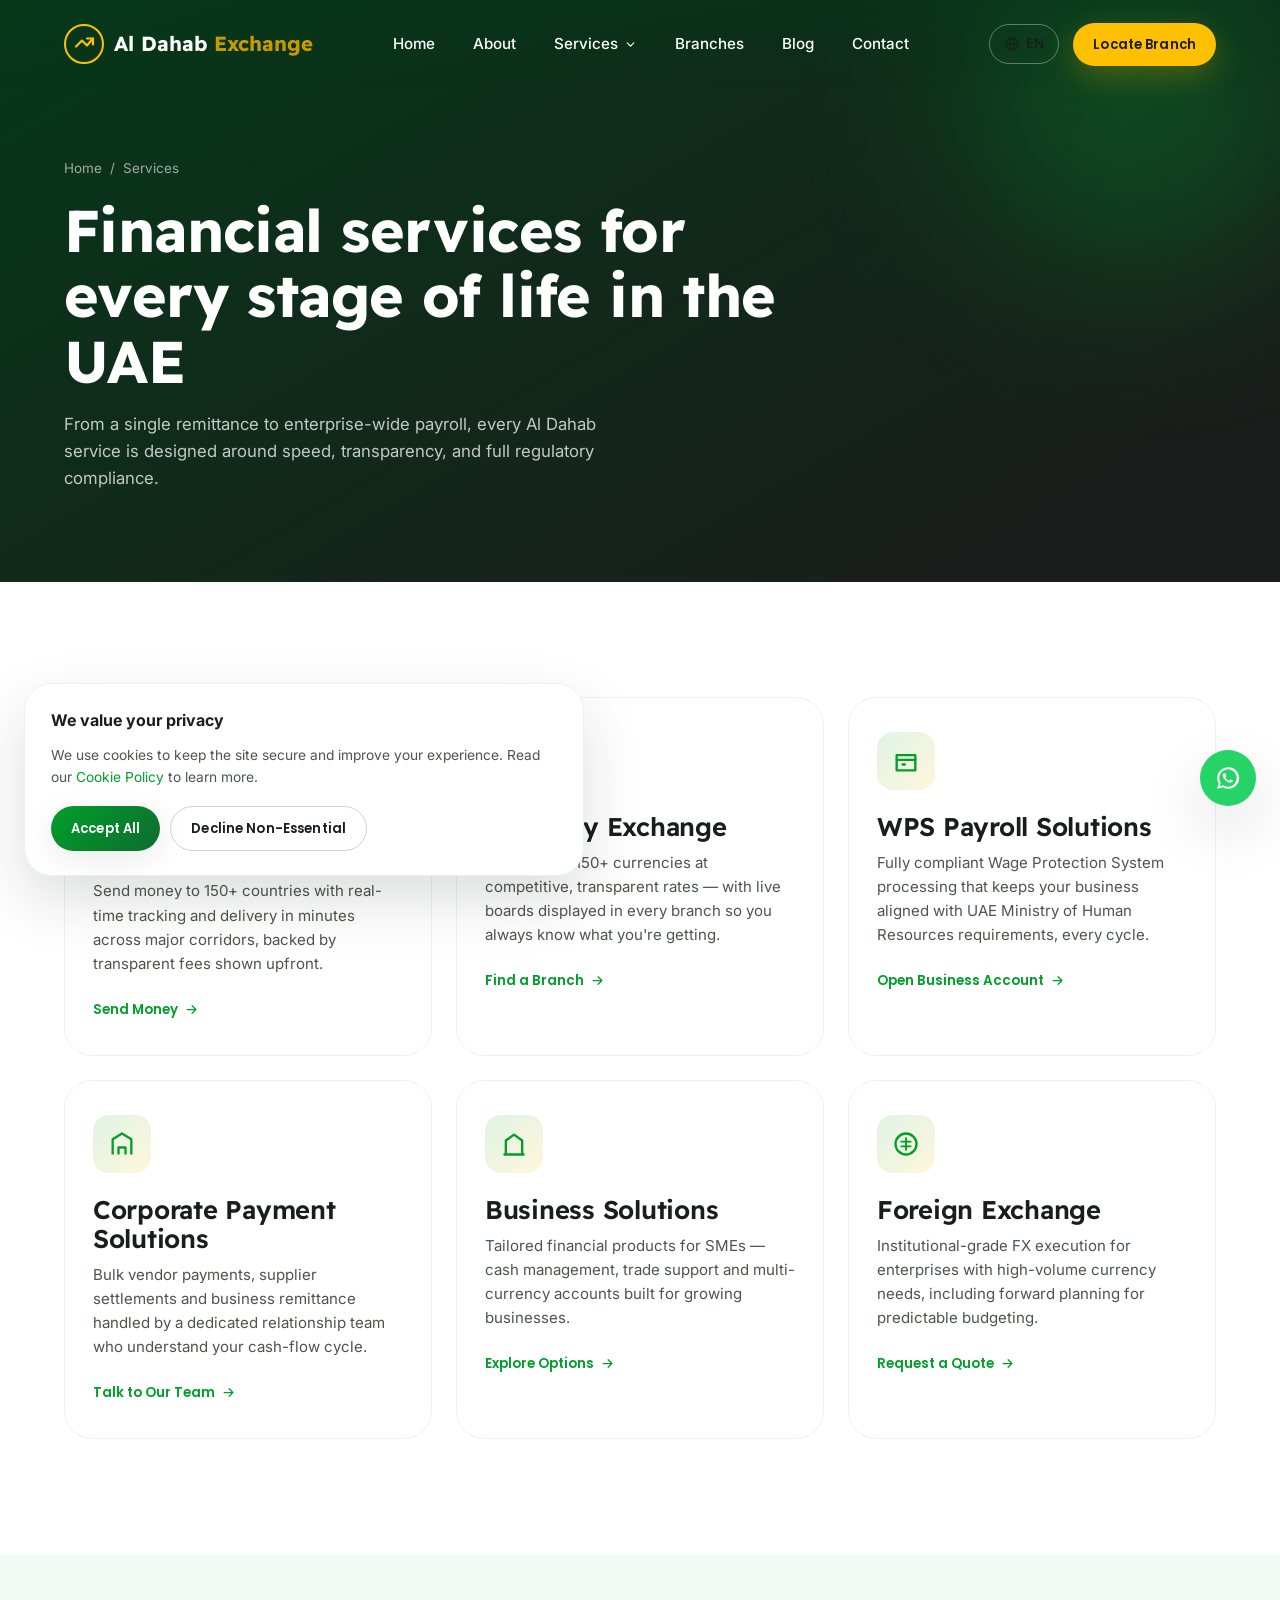
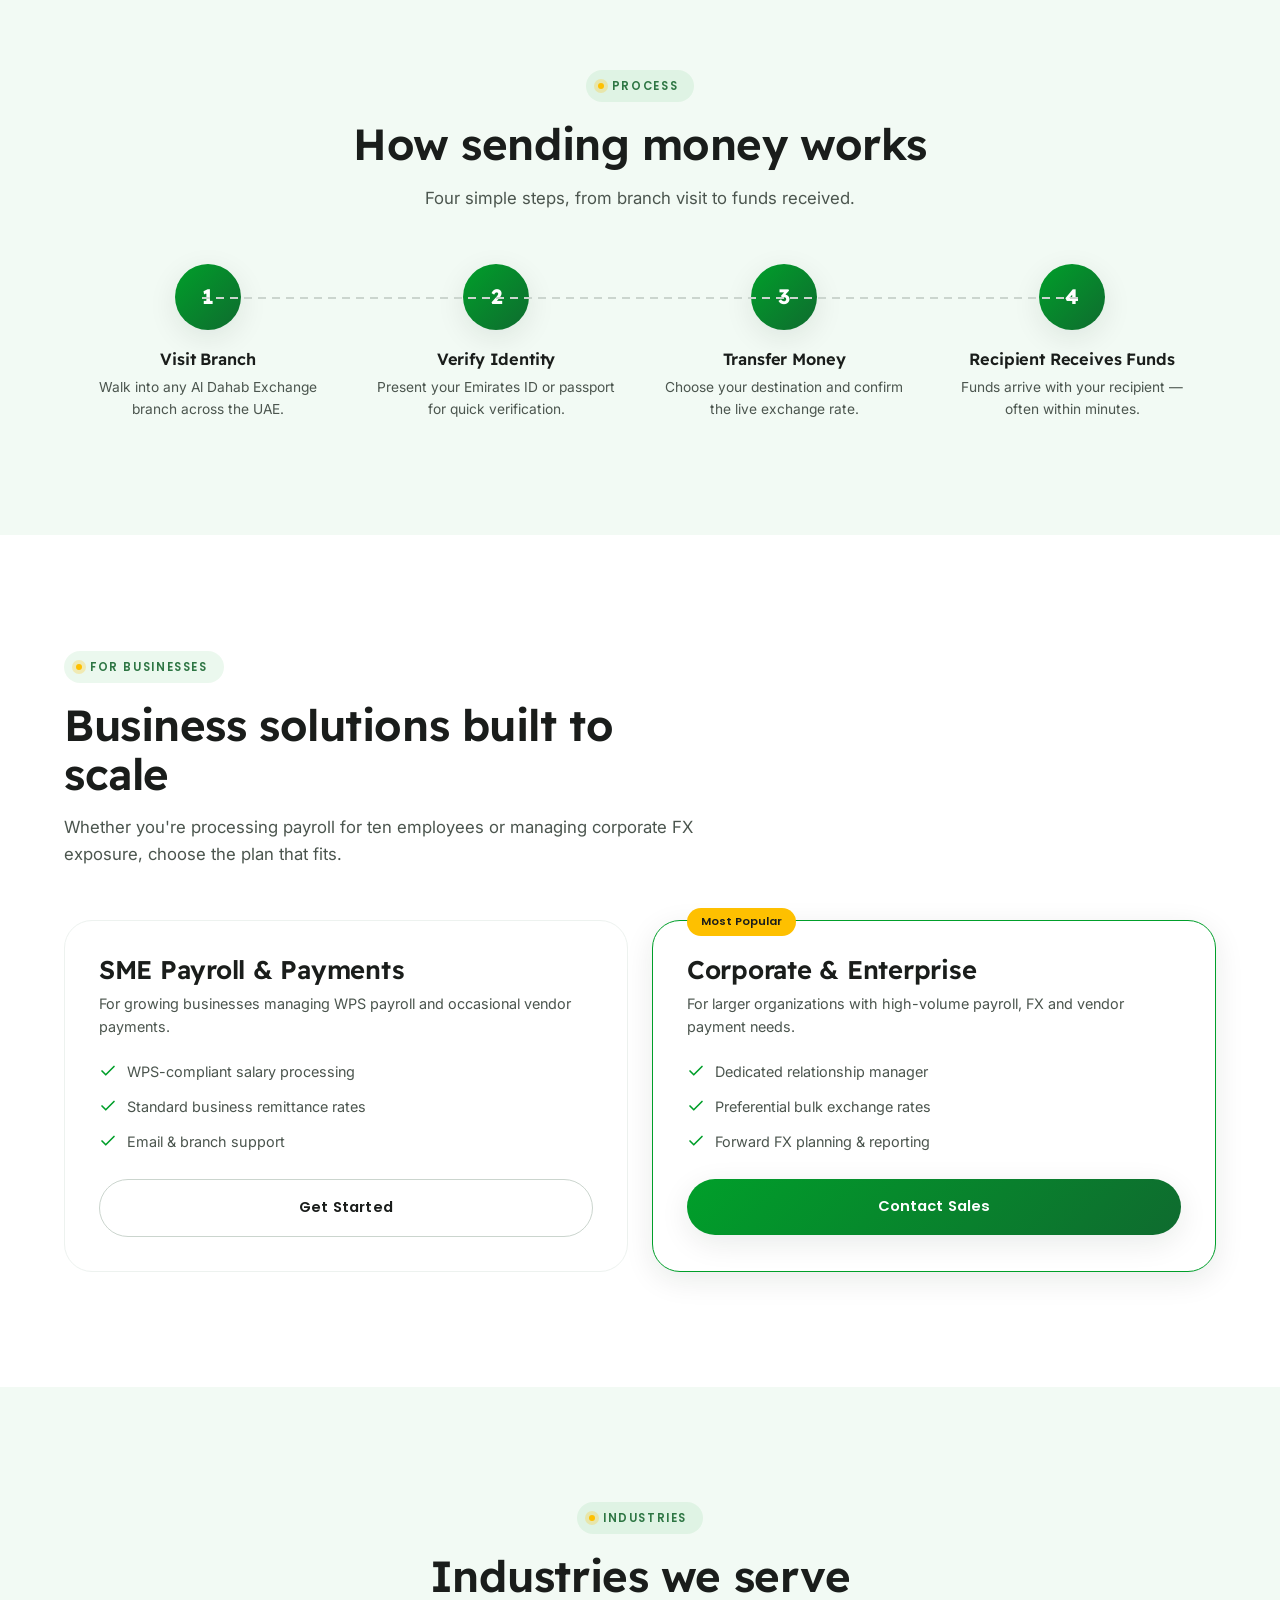
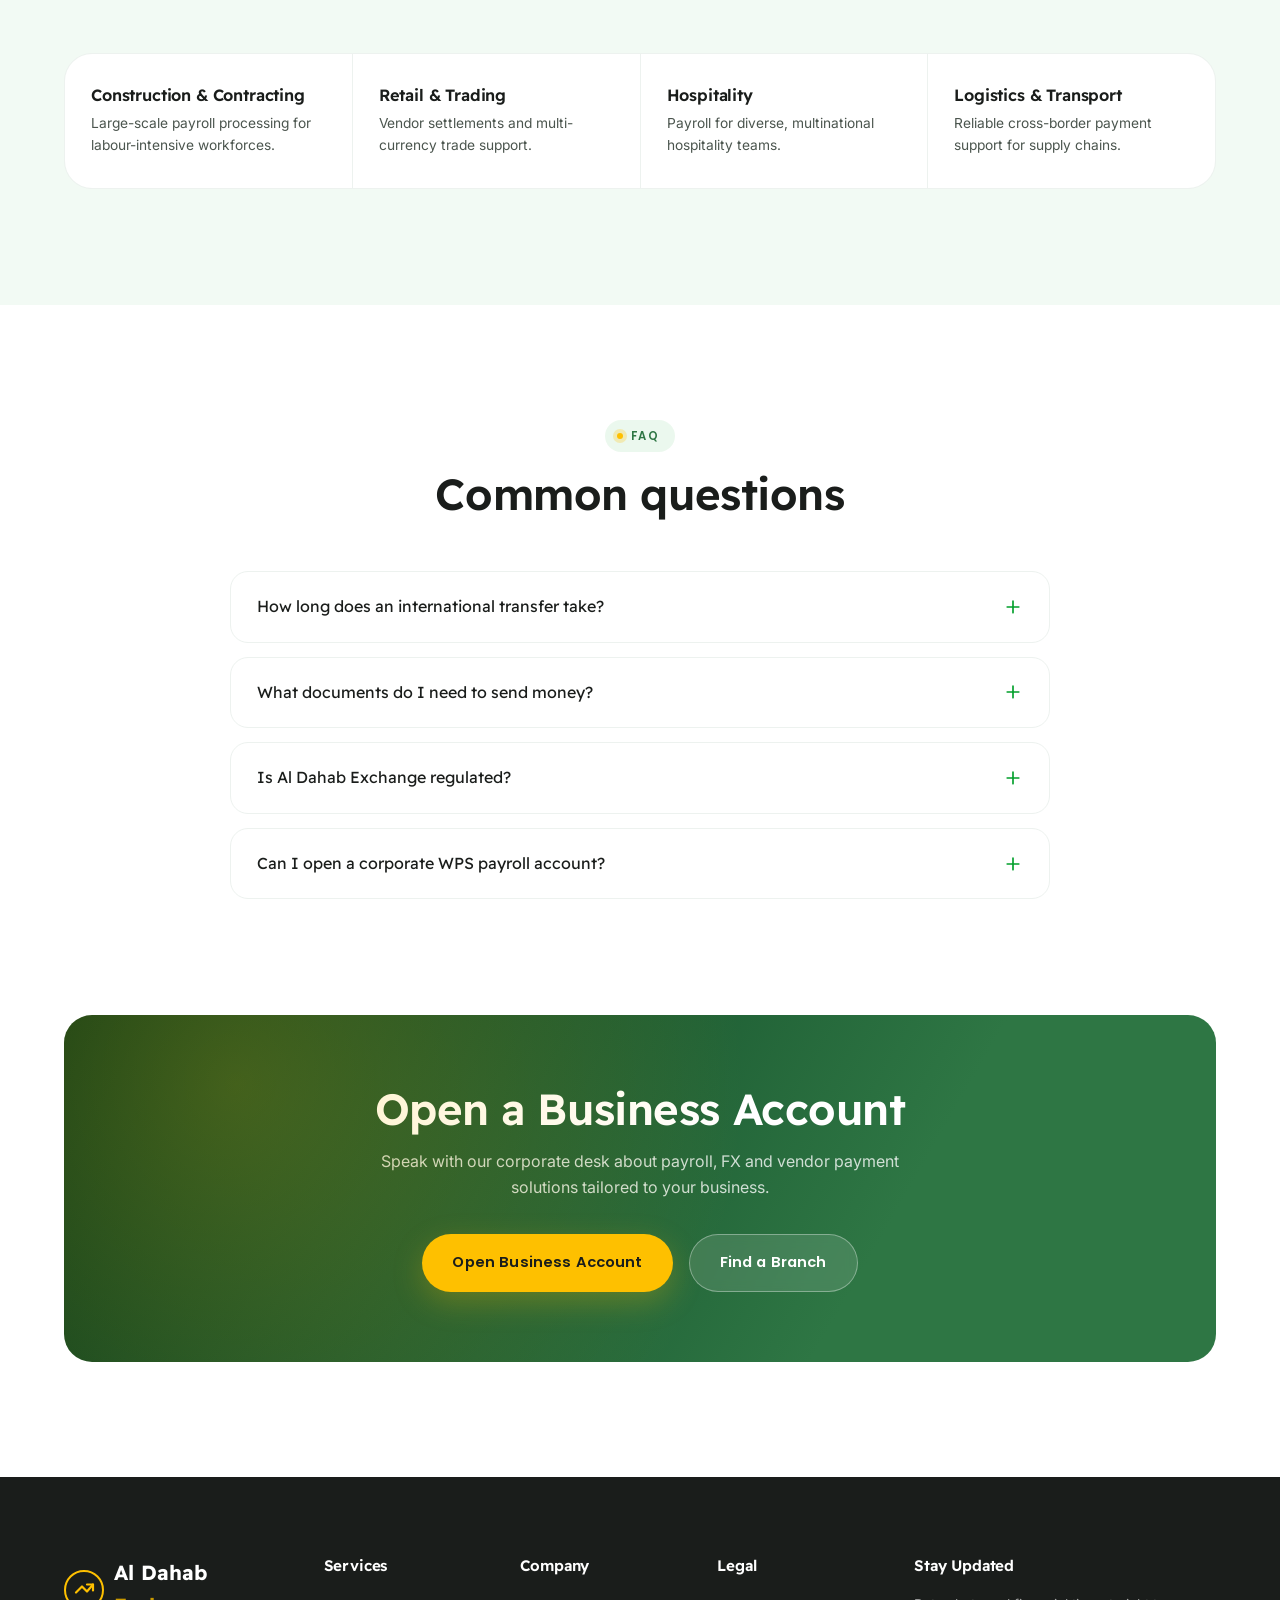
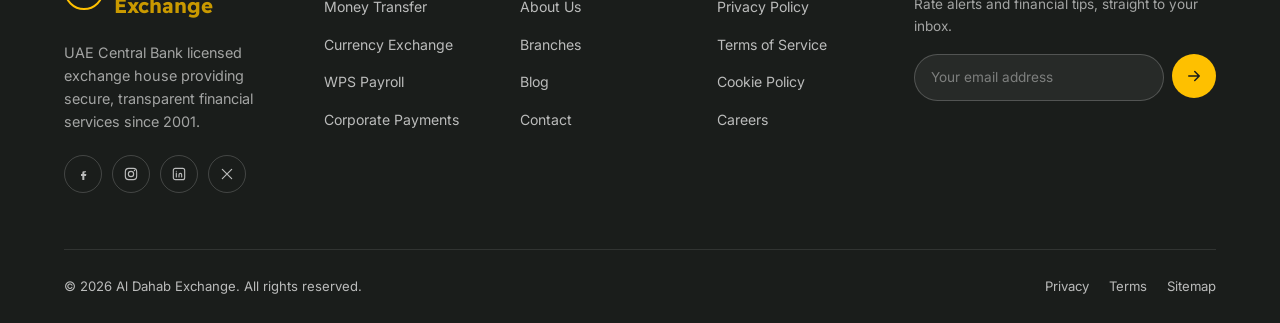
<file: services.html>
<!DOCTYPE html>
<html lang="en">
<head>
<meta charset="UTF-8">
<meta name="viewport" content="width=device-width, initial-scale=1.0">
<title>Our Services | Al Dahab Exchange — Money Transfer, FX &amp; Payroll</title>
<meta name="description" content="Explore Al Dahab Exchange's full range of services: international money transfer, currency exchange, WPS payroll, corporate payments and business FX solutions.">
<link rel="canonical" href="https://aldahabexchange.ae/services.html">
<meta property="og:type" content="website">
<meta property="og:title" content="Services | Al Dahab Exchange">
<meta property="og:description" content="Money transfer, currency exchange, WPS payroll and corporate payment solutions in the UAE.">
<meta property="og:url" content="https://aldahabexchange.ae/services.html">
<link rel="icon" href="/favicon/favicon.ico">
<style>
/* =========================================================================
   AL DAHAB EXCHANGE — CORE STYLESHEET
   A premium fintech design system.

   Design tokens
   -------------
   Colour:  Primary Green #009F2A · Secondary Green #2E7644
            Accent Gold  #FEC000  · Dark  #1A1D1B · Light #F2FAF4
   Type:    Display  — 'Readex Pro'   (headings)
            Body     — 'Inter'        (paragraphs, nav)
            Button   — 'Poppins'      (CTAs, semibold, tracked)
   Signature element: the "Transfer Arc" — a glass card with a dotted
   flight-path connecting a departure point (Dubai) to a destination
   currency, used in the hero and echoed as a motif throughout (route
   lines on the map, progress arcs in "How it works", card corner ticks).
   ========================================================================= */

@import url('https://fonts.googleapis.com/css2?family=Readex+Pro:wght@400;500;600;700&family=Inter:wght@400;500;600;700&family=Poppins:wght@600;700&display=swap');

:root{
  /* Brand colour */
  --green-900:#06381a;
  --green-800:#0b4d24;
  --green-700:#0f6b2f;
  --primary:#009F2A;
  --secondary:#2E7644;
  --gold:#FEC000;
  --gold-dim:#c99900;
  --dark:#1A1D1B;
  --light:#F2FAF4;
  --white:#FFFFFF;
  --grey-50:#F7F9F8;
  --grey-100:#EDF2EF;
  --grey-300:#CBD5CE;
  --grey-500:#7C8B81;
  --grey-700:#4B554E;

  /* Semantic */
  --bg:var(--white);
  --bg-alt:var(--light);
  --text:var(--dark);
  --text-muted:var(--grey-700);
  --border:var(--grey-100);

  /* Elevation */
  --shadow-sm:0 2px 8px rgba(10,30,17,.06);
  --shadow-md:0 8px 30px rgba(10,30,17,.09);
  --shadow-lg:0 24px 60px rgba(10,30,17,.14);
  --shadow-gold:0 10px 30px rgba(254,192,0,.25);

  /* Radius */
  --r-sm:10px;
  --r-md:18px;
  --r-lg:28px;
  --r-pill:999px;

  /* Type scale */
  --font-display:'Readex Pro', sans-serif;
  --font-body:'Inter', sans-serif;
  --font-btn:'Poppins', sans-serif;

  /* Layout */
  --maxw:1280px;
  --pad:clamp(20px, 5vw, 64px);
  --header-h:88px;

  /* Motion */
  --ease:cubic-bezier(.16,.84,.44,1);
}

/* -------------------------------------------------------------- Reset -- */
*,*::before,*::after{box-sizing:border-box;margin:0;padding:0;}
html{scroll-behavior:smooth;-webkit-text-size-adjust:100%;}
body{
  font-family:var(--font-body);
  color:var(--text);
  background:var(--bg);
  line-height:1.6;
  font-size:16px;
  overflow-x:hidden;
  -webkit-font-smoothing:antialiased;
}
img{max-width:100%;display:block;}
a{color:inherit;text-decoration:none;}
ul{list-style:none;}
button{font:inherit;cursor:pointer;border:none;background:none;color:inherit;}
input,textarea,select{font:inherit;color:inherit;}
h1,h2,h3,h4{font-family:var(--font-display);font-weight:600;line-height:1.12;letter-spacing:-.01em;color:var(--dark);}
h1{font-size:clamp(2.4rem,4.6vw,4.2rem);font-weight:700;}
h2{font-size:clamp(1.9rem,3.4vw,2.9rem);}
h3{font-size:clamp(1.25rem,2vw,1.6rem);}
p{color:var(--text-muted);}
.container{max-width:var(--maxw);margin-inline:auto;padding-inline:var(--pad);}
section{position:relative;}
:focus-visible{outline:3px solid var(--gold);outline-offset:3px;border-radius:6px;}

@media (prefers-reduced-motion:reduce){
  *{animation-duration:.01ms !important;animation-iteration-count:1 !important;transition-duration:.01ms !important;scroll-behavior:auto !important;}
}

/* --------------------------------------------------------- Utilities -- */
.eyebrow{
  display:inline-flex;align-items:center;gap:8px;
  font-family:var(--font-btn);font-weight:600;font-size:.72rem;letter-spacing:.14em;text-transform:uppercase;
  color:var(--secondary);
  padding:7px 16px 7px 12px;background:rgba(0,159,42,.08);border-radius:var(--r-pill);
  margin-bottom:18px;
}
.eyebrow::before{content:'';width:6px;height:6px;border-radius:50%;background:var(--gold);box-shadow:0 0 0 4px rgba(254,192,0,.25);}
.section-head{max-width:640px;margin-bottom:52px;}
.section-head.center{margin-inline:auto;text-align:center;}
.section-head p{margin-top:16px;font-size:1.05rem;}
.section{padding:clamp(64px,9vw,120px) 0;}
.section.alt{background:var(--bg-alt);}
.text-gold{color:var(--gold-dim);}
.text-primary{color:var(--primary);}
.sr-only{position:absolute;width:1px;height:1px;overflow:hidden;clip:rect(0,0,0,0);white-space:nowrap;}

/* Buttons */
.btn{
  display:inline-flex;align-items:center;justify-content:center;gap:10px;
  font-family:var(--font-btn);font-weight:600;font-size:.92rem;letter-spacing:.01em;
  padding:16px 30px;border-radius:var(--r-pill);white-space:nowrap;
  transition:transform .35s var(--ease),box-shadow .35s var(--ease),background .35s var(--ease),color .35s var(--ease);
}
.btn svg{width:18px;height:18px;flex-shrink:0;transition:transform .35s var(--ease);}
.btn-primary{background:linear-gradient(135deg,var(--primary),var(--green-700));color:#fff;box-shadow:var(--shadow-md);}
.btn-primary:hover{transform:translateY(-3px);box-shadow:0 16px 34px rgba(0,159,42,.32);}
.btn-gold{background:var(--gold);color:var(--dark);box-shadow:var(--shadow-gold);}
.btn-gold:hover{transform:translateY(-3px);box-shadow:0 16px 34px rgba(254,192,0,.4);}
.btn-outline{background:transparent;color:var(--dark);border:1.5px solid var(--grey-300);}
.btn-outline:hover{border-color:var(--primary);color:var(--primary);background:rgba(0,159,42,.05);}
.btn-ghost-white{background:rgba(255,255,255,.12);color:#fff;border:1.5px solid rgba(255,255,255,.35);backdrop-filter:blur(6px);}
.btn-ghost-white:hover{background:rgba(255,255,255,.2);transform:translateY(-3px);}
.btn:hover svg{transform:translate(3px,-2px);}
.btn-sm{padding:11px 20px;font-size:.82rem;}
.btn-block{width:100%;}

/* Glass */
.glass{
  background:rgba(255,255,255,.65);
  backdrop-filter:blur(18px) saturate(160%);
  -webkit-backdrop-filter:blur(18px) saturate(160%);
  border:1px solid rgba(255,255,255,.5);
  box-shadow:var(--shadow-lg);
}
.glass-dark{
  background:rgba(26,29,27,.55);
  backdrop-filter:blur(18px) saturate(160%);
  -webkit-backdrop-filter:blur(18px) saturate(160%);
  border:1px solid rgba(255,255,255,.12);
}

/* ============================================================ HEADER == */
.site-header{
  position:fixed;top:0;left:0;right:0;z-index:1000;
  height:var(--header-h);
  display:flex;align-items:center;
  transition:background .4s var(--ease),box-shadow .4s var(--ease),height .4s var(--ease);
}
.site-header .container{display:flex;align-items:center;justify-content:space-between;width:100%;}
.site-header.is-solid{background:rgba(255,255,255,.85);backdrop-filter:blur(14px);box-shadow:0 1px 0 rgba(10,30,17,.06),0 12px 30px rgba(10,30,17,.05);height:76px;}
.site-header:not(.is-solid) .nav-link,
.site-header:not(.is-solid) .logo-text{color:#fff;}
.site-header:not(.is-solid){background:linear-gradient(180deg,rgba(6,56,26,.35),rgba(6,56,26,0));}
.site-header.is-solid .logo-text{color:var(--dark);}

.logo{display:flex;align-items:center;gap:10px;font-family:var(--font-display);font-weight:700;font-size:1.28rem;}
.logo-mark{width:40px;height:40px;flex-shrink:0;}
.logo-text span{color:var(--gold-dim);}

.main-nav{display:flex;align-items:center;gap:2px;}
.nav-link{
  position:relative;font-family:var(--font-body);font-weight:500;font-size:.95rem;
  padding:10px 18px;border-radius:var(--r-pill);transition:background .3s,color .3s;
  display:flex;align-items:center;gap:6px;
}
.site-header.is-solid .nav-link{color:var(--text);}
.nav-link:hover{background:rgba(0,159,42,.08);color:var(--primary);}
.site-header:not(.is-solid) .nav-link:hover{background:rgba(255,255,255,.14);color:#fff;}
.nav-link.has-mega svg{width:13px;height:13px;transition:transform .3s;}
.nav-item{position:relative;}
.nav-item:hover .nav-link.has-mega svg{transform:rotate(180deg);}

.mega-menu{
  position:absolute;top:calc(100% + 14px);left:50%;transform:translateX(-50%) translateY(8px);
  width:640px;padding:28px;border-radius:var(--r-lg);
  background:#fff;box-shadow:var(--shadow-lg);
  display:grid;grid-template-columns:1fr 1fr;gap:6px;
  opacity:0;visibility:hidden;transition:opacity .3s var(--ease),transform .3s var(--ease),visibility .3s;
}
.nav-item:hover .mega-menu{opacity:1;visibility:visible;transform:translateX(-50%) translateY(0);}
.mega-item{display:flex;gap:14px;padding:14px;border-radius:var(--r-sm);transition:background .25s;}
.mega-item:hover{background:var(--bg-alt);}
.mega-icon{width:42px;height:42px;border-radius:12px;background:rgba(0,159,42,.1);display:flex;align-items:center;justify-content:center;flex-shrink:0;color:var(--primary);}
.mega-icon svg{width:22px;height:22px;}
.mega-item strong{display:block;font-size:.92rem;color:var(--dark);margin-bottom:2px;}
.mega-item p{font-size:.82rem;margin:0;}

.header-actions{display:flex;align-items:center;gap:14px;}
.lang-switch{display:flex;align-items:center;gap:6px;font-size:.85rem;font-weight:500;padding:8px 14px;border-radius:var(--r-pill);border:1.5px solid rgba(0,0,0,.1);}
.site-header:not(.is-solid) .lang-switch{border-color:rgba(255,255,255,.35);}

.menu-toggle{display:none;flex-direction:column;gap:5px;width:44px;height:44px;align-items:center;justify-content:center;border-radius:var(--r-pill);}
.menu-toggle span{display:block;width:22px;height:2px;background:currentColor;transition:transform .35s var(--ease),opacity .3s;}
.site-header:not(.is-solid) .menu-toggle{color:#fff;}
.site-header.is-solid .menu-toggle{color:var(--dark);}
.menu-toggle.active span:nth-child(1){transform:translateY(7px) rotate(45deg);}
.menu-toggle.active span:nth-child(2){opacity:0;}
.menu-toggle.active span:nth-child(3){transform:translateY(-7px) rotate(-45deg);}

.mobile-nav{
  position:fixed;inset:0;top:var(--header-h);z-index:999;background:#fff;
  transform:translateX(100%);transition:transform .45s var(--ease);
  overflow-y:auto;padding:28px var(--pad) 60px;
}
.mobile-nav.active{transform:translateX(0);}
.mobile-nav a{display:block;padding:16px 0;font-family:var(--font-display);font-size:1.3rem;border-bottom:1px solid var(--border);}
.mobile-nav .btn{margin-top:26px;}

/* ============================================================= HERO === */
.hero{
  min-height:100vh;display:flex;align-items:center;position:relative;overflow:hidden;
  background:radial-gradient(120% 100% at 15% 0%,#0f6b2f 0%,#0b4d24 42%,#06251411 100%),linear-gradient(160deg,var(--green-900),var(--dark) 80%);
  color:#fff;padding-top:var(--header-h);
}
.hero-noise{position:absolute;inset:0;opacity:.05;background-image:url("data:image/svg+xml,%3Csvg xmlns='http://www.w3.org/2000/svg' width='140' height='140'%3E%3Cfilter id='n'%3E%3CfeTurbulence type='fractalNoise' baseFrequency='.9' numOctaves='2' stitchTiles='stitch'/%3E%3C/filter%3E%3Crect width='100%25' height='100%25' filter='url(%23n)'/%3E%3C/svg%3E");}
.hero-blob{position:absolute;border-radius:50%;filter:blur(70px);opacity:.5;pointer-events:none;}
.hero-blob.b1{width:520px;height:520px;background:radial-gradient(circle,var(--primary),transparent 70%);top:-160px;right:-120px;animation:float1 16s ease-in-out infinite;}
.hero-blob.b2{width:380px;height:380px;background:radial-gradient(circle,var(--gold),transparent 70%);bottom:-140px;left:-80px;opacity:.28;animation:float2 20s ease-in-out infinite;}

.hero .container{display:grid;grid-template-columns:1.05fr .95fr;gap:56px;align-items:center;position:relative;z-index:2;}
.hero-copy h1{color:#fff;}
.hero-copy h1 em{font-style:normal;color:var(--gold);}
.hero-copy .lede{color:rgba(255,255,255,.78);font-size:1.12rem;max-width:520px;margin:22px 0 34px;}
.hero-copy .lede strong{color:#fff;font-weight:600;}
.hero-cta{display:flex;gap:16px;flex-wrap:wrap;margin-bottom:40px;}
.hero-trust{display:flex;gap:28px;flex-wrap:wrap;}
.hero-trust div{display:flex;align-items:center;gap:10px;font-size:.85rem;color:rgba(255,255,255,.75);}
.hero-trust svg{width:20px;height:20px;color:var(--gold);flex-shrink:0;}

/* Signature: Transfer Arc visual */
.transfer-visual{position:relative;height:560px;}
.transfer-card{
  position:absolute;border-radius:var(--r-lg);padding:26px;color:var(--dark);
}
.transfer-card.main{
  top:6%;left:4%;width:78%;background:#fff;box-shadow:var(--shadow-lg);
  animation:floatSlow 7s ease-in-out infinite;
}
.transfer-card.main .row{display:flex;justify-content:space-between;align-items:center;margin-bottom:18px;}
.transfer-card.main .flag{width:34px;height:34px;border-radius:50%;display:flex;align-items:center;justify-content:center;font-size:1.1rem;background:var(--bg-alt);}
.transfer-card .amount{font-family:var(--font-display);font-size:2rem;font-weight:700;}
.transfer-card .sub{font-size:.78rem;color:var(--text-muted);}
.arc-track{position:relative;height:70px;margin:8px 0 4px;}
.arc-track svg{width:100%;height:100%;}
.arc-track .plane{position:absolute;top:6px;left:0;width:26px;height:26px;color:var(--primary);animation:planeMove 3.2s linear infinite;}
.transfer-card.rate{
  bottom:12%;right:0;width:56%;background:var(--dark);color:#fff;
  animation:floatSlow 7s ease-in-out infinite 1.4s;box-shadow:var(--shadow-lg);
}
.transfer-card.rate .amount{color:var(--gold);}
.transfer-card.badge{
  top:38%;left:-4%;width:auto;padding:14px 18px;display:flex;align-items:center;gap:10px;
  animation:floatSlow 6s ease-in-out infinite .6s;
}
.transfer-card.badge svg{width:26px;height:26px;color:var(--primary);}
.transfer-card.badge strong{font-size:.85rem;display:block;}
.transfer-card.badge span{font-size:.72rem;color:var(--text-muted);}

@keyframes floatSlow{0%,100%{transform:translateY(0);}50%{transform:translateY(-14px);}}
@keyframes float1{0%,100%{transform:translate(0,0);}50%{transform:translate(-40px,30px);}}
@keyframes float2{0%,100%{transform:translate(0,0);}50%{transform:translate(30px,-20px);}}
@keyframes planeMove{0%{left:0;transform:translateY(0) rotate(20deg);}100%{left:calc(100% - 26px);transform:translateY(0) rotate(20deg);}}

.scroll-cue{position:absolute;bottom:28px;left:50%;transform:translateX(-50%);display:flex;flex-direction:column;align-items:center;gap:10px;color:rgba(255,255,255,.6);font-size:.72rem;letter-spacing:.1em;text-transform:uppercase;z-index:2;}
.scroll-cue .line{width:1px;height:34px;background:rgba(255,255,255,.4);position:relative;overflow:hidden;}
.scroll-cue .line::after{content:'';position:absolute;top:-100%;left:0;width:100%;height:100%;background:var(--gold);animation:scrollLine 2s ease-in-out infinite;}
@keyframes scrollLine{0%{top:-100%;}50%{top:0%;}100%{top:100%;}}

/* --------------------------------------------------------- Trust strip */
.trust-strip{background:var(--dark);padding:26px 0;overflow:hidden;}
.trust-track{display:flex;gap:56px;width:max-content;animation:marquee 30s linear infinite;}
.trust-track div{display:flex;align-items:center;gap:10px;color:rgba(255,255,255,.82);font-size:.85rem;font-weight:500;white-space:nowrap;}
.trust-track svg{width:18px;height:18px;color:var(--gold);}
@keyframes marquee{from{transform:translateX(0);}to{transform:translateX(-50%);}}

/* ----------------------------------------------------------- Services */
.service-grid{display:grid;grid-template-columns:repeat(3,1fr);gap:24px;}
.service-card{
  background:#fff;border:1px solid var(--border);border-radius:var(--r-lg);padding:34px 28px;
  transition:transform .4s var(--ease),box-shadow .4s var(--ease),border-color .4s;
  position:relative;overflow:hidden;
}
.service-card::after{content:'';position:absolute;inset:0;border-radius:var(--r-lg);padding:1px;background:linear-gradient(135deg,transparent,transparent);opacity:0;transition:opacity .4s;}
.service-card:hover{transform:translateY(-8px);box-shadow:var(--shadow-lg);border-color:transparent;}
.service-icon{width:58px;height:58px;border-radius:16px;display:flex;align-items:center;justify-content:center;background:linear-gradient(135deg,rgba(0,159,42,.12),rgba(254,192,0,.14));color:var(--primary);margin-bottom:22px;transition:transform .4s var(--ease);}
.service-card:hover .service-icon{transform:scale(1.08) rotate(-4deg);}
.service-icon svg{width:28px;height:28px;}
.service-card h3{margin-bottom:10px;}
.service-card p{font-size:.94rem;margin-bottom:20px;}
.service-link{display:inline-flex;align-items:center;gap:6px;font-family:var(--font-btn);font-weight:600;font-size:.84rem;color:var(--primary);}
.service-link svg{width:15px;height:15px;transition:transform .3s;}
.service-card:hover .service-link svg{transform:translateX(4px);}

/* ------------------------------------------------------- Why choose us */
.why-grid{display:grid;grid-template-columns:repeat(4,1fr);gap:1px;background:var(--border);border-radius:var(--r-lg);overflow:hidden;border:1px solid var(--border);}
.why-item{background:#fff;padding:32px 26px;transition:background .3s;}
.why-item:hover{background:var(--bg-alt);}
.why-item svg{width:30px;height:30px;color:var(--primary);margin-bottom:16px;}
.why-item h4{font-family:var(--font-display);font-size:1.02rem;margin-bottom:8px;}
.why-item p{font-size:.86rem;margin:0;}

/* ------------------------------------------------------------- Stats == */
.stats-band{
  background:linear-gradient(120deg,var(--green-900),var(--secondary));
  border-radius:var(--r-lg);padding:56px var(--pad);color:#fff;
  display:grid;grid-template-columns:repeat(5,1fr);gap:20px;position:relative;overflow:hidden;
}
.stats-band::before{content:'';position:absolute;inset:0;background:radial-gradient(circle at 90% 10%,rgba(254,192,0,.18),transparent 55%);}
.stat{text-align:center;position:relative;}
.stat .num{font-family:var(--font-display);font-size:clamp(2rem,3vw,2.7rem);font-weight:700;color:var(--gold);}
.stat .label{font-size:.82rem;color:rgba(255,255,255,.75);margin-top:6px;}

/* -------------------------------------------------------- Rate cards == */
.rate-strip{display:flex;gap:16px;overflow-x:auto;padding-bottom:8px;scrollbar-width:none;}
.rate-strip::-webkit-scrollbar{display:none;}
.rate-card{
  flex:0 0 190px;background:#fff;border:1px solid var(--border);border-radius:var(--r-md);
  padding:22px;transition:transform .35s var(--ease),box-shadow .35s;
}
.rate-card:hover{transform:translateY(-6px);box-shadow:var(--shadow-md);}
.rate-card .pair{display:flex;justify-content:space-between;align-items:center;margin-bottom:14px;}
.rate-card .flags{display:flex;align-items:center;font-size:1.4rem;}
.rate-card .pair-code{font-family:var(--font-btn);font-weight:600;font-size:.86rem;color:var(--text-muted);}
.rate-card .value{font-family:var(--font-display);font-size:1.5rem;font-weight:700;}
.rate-card .trend{display:inline-flex;align-items:center;gap:4px;font-size:.78rem;font-weight:600;margin-top:6px;}
.rate-card .trend.up{color:var(--primary);}
.rate-card .trend.down{color:#C0392B;}
.rate-card .trend svg{width:13px;height:13px;}

/* --------------------------------------------------------- World map == */
.map-wrap{position:relative;border-radius:var(--r-lg);overflow:hidden;background:var(--dark);padding:40px;}
.map-wrap svg{width:100%;height:auto;display:block;}
.map-dot{fill:var(--gold);}
.map-route{stroke:var(--gold);stroke-width:1.4;fill:none;stroke-dasharray:5 6;opacity:.55;animation:dash 3s linear infinite;}
@keyframes dash{to{stroke-dashoffset:-40;}}
.country-chip-row{display:flex;flex-wrap:wrap;gap:10px;margin-top:28px;}
.country-chip{display:flex;align-items:center;gap:8px;background:rgba(255,255,255,.06);border:1px solid rgba(255,255,255,.12);color:#fff;padding:9px 16px;border-radius:var(--r-pill);font-size:.85rem;}

/* ---------------------------------------------------- Testimonials === */
.testi-track{display:flex;gap:22px;overflow-x:auto;scroll-snap-type:x mandatory;padding-bottom:12px;scrollbar-width:none;}
.testi-track::-webkit-scrollbar{display:none;}
.testi-card{
  scroll-snap-align:start;flex:0 0 min(420px,86vw);
  border-radius:var(--r-lg);padding:32px;background:#fff;border:1px solid var(--border);
}
.testi-stars{display:flex;gap:3px;color:var(--gold);margin-bottom:16px;}
.testi-stars svg{width:16px;height:16px;}
.testi-card p.quote{color:var(--dark);font-size:1rem;margin-bottom:22px;}
.testi-person{display:flex;align-items:center;gap:12px;}
.testi-avatar{width:46px;height:46px;border-radius:50%;background:var(--bg-alt);display:flex;align-items:center;justify-content:center;font-family:var(--font-display);font-weight:600;color:var(--primary);}
.testi-person strong{display:block;font-size:.92rem;}
.testi-person span{font-size:.78rem;color:var(--text-muted);}
.carousel-nav{display:flex;gap:10px;margin-top:26px;}
.carousel-nav button{width:44px;height:44px;border-radius:50%;border:1.5px solid var(--grey-300);display:flex;align-items:center;justify-content:center;transition:.3s;}
.carousel-nav button:hover{background:var(--primary);border-color:var(--primary);color:#fff;}
.carousel-nav svg{width:18px;height:18px;}

/* --------------------------------------------------------- About prev */
.about-preview{display:grid;grid-template-columns:.9fr 1.1fr;gap:60px;align-items:center;}
.about-media{position:relative;border-radius:var(--r-lg);overflow:hidden;aspect-ratio:4/5;}
.about-media img{width:100%;height:100%;object-fit:cover;}
.about-badge{position:absolute;bottom:20px;left:20px;right:20px;padding:18px 22px;border-radius:var(--r-md);}
.about-badge .num{font-family:var(--font-display);font-size:1.7rem;font-weight:700;color:var(--gold);}
.about-list{display:grid;gap:16px;margin:26px 0 30px;}
.about-list li{display:flex;gap:12px;align-items:flex-start;font-size:.95rem;color:var(--text-muted);}
.about-list svg{width:20px;height:20px;color:var(--primary);flex-shrink:0;margin-top:2px;}

/* ------------------------------------------------------------ Blog === */
.blog-grid{display:grid;grid-template-columns:repeat(3,1fr);gap:28px;}
.blog-card{border-radius:var(--r-lg);overflow:hidden;background:#fff;border:1px solid var(--border);transition:transform .4s var(--ease),box-shadow .4s;}
.blog-card:hover{transform:translateY(-6px);box-shadow:var(--shadow-md);}
.blog-media{aspect-ratio:16/10;overflow:hidden;position:relative;}
.blog-media img{width:100%;height:100%;object-fit:cover;transition:transform .6s var(--ease);}
.blog-card:hover .blog-media img{transform:scale(1.07);}
.blog-cat{position:absolute;top:14px;left:14px;background:var(--gold);color:var(--dark);font-family:var(--font-btn);font-size:.7rem;font-weight:600;padding:6px 13px;border-radius:var(--r-pill);}
.blog-body{padding:24px;}
.blog-meta{display:flex;gap:14px;font-size:.78rem;color:var(--text-muted);margin-bottom:12px;}
.blog-meta span{display:flex;align-items:center;gap:5px;}
.blog-meta svg{width:13px;height:13px;}
.blog-body h3{font-size:1.12rem;margin-bottom:10px;}
.blog-body p{font-size:.9rem;margin-bottom:16px;}

/* ------------------------------------------------------------- CTA === */
.final-cta{
  border-radius:var(--r-lg);overflow:hidden;position:relative;
  background:linear-gradient(120deg,var(--green-900),var(--secondary) 70%);
  padding:70px var(--pad);text-align:center;color:#fff;
}
.final-cta::before{content:'';position:absolute;inset:0;background:radial-gradient(circle at 15% 20%,rgba(254,192,0,.22),transparent 50%);}
.final-cta h2{color:#fff;max-width:640px;margin:0 auto 16px;}
.final-cta p{color:rgba(255,255,255,.78);max-width:520px;margin:0 auto 34px;}
.final-cta .cta-row{display:flex;gap:16px;justify-content:center;flex-wrap:wrap;position:relative;z-index:2;}

/* -------------------------------------------------------------- Footer */
.site-footer{background:var(--dark);color:rgba(255,255,255,.7);padding:80px 0 0;}
.footer-top{display:grid;grid-template-columns:1.4fr 1fr 1fr 1fr 1.2fr;gap:40px;padding-bottom:56px;border-bottom:1px solid rgba(255,255,255,.1);}
.footer-brand p{color:rgba(255,255,255,.6);font-size:.9rem;margin:18px 0 22px;max-width:280px;}
.footer-social{display:flex;gap:10px;}
.footer-social a{width:38px;height:38px;border-radius:50%;border:1px solid rgba(255,255,255,.18);display:flex;align-items:center;justify-content:center;transition:.3s;}
.footer-social a:hover{background:var(--primary);border-color:var(--primary);}
.footer-social svg{width:16px;height:16px;}
.footer-col h4{color:#fff;font-family:var(--font-display);font-size:.95rem;margin-bottom:20px;}
.footer-col ul{display:grid;gap:12px;}
.footer-col a{font-size:.88rem;transition:color .3s;}
.footer-col a:hover{color:var(--gold);}
.footer-newsletter form{display:flex;gap:8px;margin-top:16px;}
.footer-newsletter input{flex:1;padding:12px 16px;border-radius:var(--r-pill);border:1px solid rgba(255,255,255,.2);background:rgba(255,255,255,.06);color:#fff;font-size:.85rem;}
.footer-newsletter input::placeholder{color:rgba(255,255,255,.4);}
.footer-newsletter button{width:44px;height:44px;border-radius:50%;background:var(--gold);color:var(--dark);display:flex;align-items:center;justify-content:center;flex-shrink:0;}
.footer-newsletter button svg{width:18px;height:18px;}
.footer-bottom{display:flex;justify-content:space-between;align-items:center;padding:26px 0;font-size:.82rem;flex-wrap:wrap;gap:14px;}
.footer-bottom .legal-links{display:flex;gap:20px;}
.footer-bottom .legal-links a:hover{color:var(--gold);}

/* --------------------------------------------------------- Floaters === */
.floating-actions{position:fixed;right:24px;bottom:24px;z-index:900;display:flex;flex-direction:column;gap:14px;align-items:flex-end;}
.fab{width:56px;height:56px;border-radius:50%;display:flex;align-items:center;justify-content:center;box-shadow:var(--shadow-lg);transition:transform .3s var(--ease);}
.fab:hover{transform:translateY(-4px) scale(1.05);}
.fab svg{width:26px;height:26px;}
.fab-whatsapp{background:#25D366;color:#fff;}
.fab-top{background:#fff;color:var(--primary);border:1.5px solid var(--border);opacity:0;pointer-events:none;transform:translateY(10px);transition:.35s var(--ease);}
.fab-top.visible{opacity:1;pointer-events:auto;transform:translateY(0);}
.fab-top svg{width:20px;height:20px;}

.scroll-progress{position:fixed;top:0;left:0;height:3px;background:linear-gradient(90deg,var(--primary),var(--gold));z-index:1100;width:0%;}

.page-loader{position:fixed;inset:0;background:var(--dark);z-index:2000;display:flex;align-items:center;justify-content:center;transition:opacity .5s var(--ease),visibility .5s;}
.page-loader.hidden{opacity:0;visibility:hidden;}
.loader-mark{width:56px;height:56px;position:relative;}
.loader-mark svg{width:100%;height:100%;animation:spin 1.1s linear infinite;}
@keyframes spin{to{transform:rotate(360deg);}}

.cookie-banner{
  position:fixed;left:24px;right:24px;bottom:24px;z-index:1500;max-width:560px;
  background:#fff;border-radius:var(--r-lg);box-shadow:var(--shadow-lg);padding:24px 26px;
  transform:translateY(140%);transition:transform .5s var(--ease);border:1px solid var(--border);
}
.cookie-banner.visible{transform:translateY(0);}
.cookie-banner p{font-size:.86rem;margin:10px 0 18px;}
.cookie-actions{display:flex;gap:10px;flex-wrap:wrap;}

/* ---------------------------------------------------------- Reveal === */
.reveal{opacity:0;transform:translateY(28px);transition:opacity .8s var(--ease),transform .8s var(--ease);}
.reveal.in{opacity:1;transform:translateY(0);}
.reveal-stagger > *{opacity:0;transform:translateY(24px);transition:opacity .7s var(--ease),transform .7s var(--ease);}
.reveal-stagger.in > *{opacity:1;transform:translateY(0);}
.reveal-stagger.in > *:nth-child(1){transition-delay:.05s;}
.reveal-stagger.in > *:nth-child(2){transition-delay:.14s;}
.reveal-stagger.in > *:nth-child(3){transition-delay:.23s;}
.reveal-stagger.in > *:nth-child(4){transition-delay:.32s;}
.reveal-stagger.in > *:nth-child(5){transition-delay:.41s;}
.reveal-stagger.in > *:nth-child(6){transition-delay:.5s;}

/* ------------------------------------------------------ Page header === */
.page-hero{
  padding:calc(var(--header-h) + 70px) 0 90px;
  background:linear-gradient(150deg,var(--green-900),var(--dark) 85%);
  color:#fff;position:relative;overflow:hidden;
}
.page-hero .hero-blob{opacity:.4;}
.breadcrumb{display:flex;gap:8px;align-items:center;font-size:.84rem;color:rgba(255,255,255,.6);margin-bottom:18px;}
.breadcrumb a:hover{color:var(--gold);}
.page-hero h1{color:#fff;max-width:720px;}
.page-hero p.lede{color:rgba(255,255,255,.75);max-width:560px;margin-top:16px;font-size:1.05rem;}

/* --------------------------------------------------------- FAQ ======= */
.faq-list{max-width:820px;margin-inline:auto;display:grid;gap:14px;}
.faq-item{background:#fff;border:1px solid var(--border);border-radius:var(--r-md);overflow:hidden;}
.faq-q{display:flex;justify-content:space-between;align-items:center;gap:20px;padding:22px 26px;cursor:pointer;font-family:var(--font-display);font-size:1rem;}
.faq-q svg{width:20px;height:20px;flex-shrink:0;transition:transform .35s var(--ease);color:var(--primary);}
.faq-item.open .faq-q svg{transform:rotate(45deg);}
.faq-a{max-height:0;overflow:hidden;transition:max-height .4s var(--ease);}
.faq-a p{padding:0 26px 24px;font-size:.92rem;}

/* -------------------------------------------------------- Steps ====== */
.steps-row{display:grid;grid-template-columns:repeat(4,1fr);gap:0;position:relative;}
.step{text-align:center;padding:0 18px;position:relative;}
.step-num{width:66px;height:66px;border-radius:50%;background:linear-gradient(135deg,var(--primary),var(--green-700));color:#fff;display:flex;align-items:center;justify-content:center;font-family:var(--font-display);font-weight:700;font-size:1.3rem;margin:0 auto 20px;box-shadow:var(--shadow-md);position:relative;z-index:2;}
.step h4{margin-bottom:8px;font-family:var(--font-display);font-size:1.02rem;}
.step p{font-size:.86rem;}
.steps-row::before{content:'';position:absolute;top:33px;left:12%;right:12%;height:2px;background:repeating-linear-gradient(90deg,var(--grey-300) 0 8px,transparent 8px 14px);z-index:1;}

/* ---------------------------------------------------- Comparison ===== */
.compare-grid{display:grid;grid-template-columns:repeat(2,1fr);gap:24px;}
.compare-card{background:#fff;border:1.5px solid var(--border);border-radius:var(--r-lg);padding:34px;}
.compare-card.highlight{border-color:var(--primary);box-shadow:var(--shadow-md);position:relative;}
.compare-card.highlight::before{content:'Most Popular';position:absolute;top:-13px;left:34px;background:var(--gold);color:var(--dark);font-family:var(--font-btn);font-size:.7rem;font-weight:600;padding:5px 14px;border-radius:var(--r-pill);}
.compare-card ul{margin:22px 0 26px;display:grid;gap:12px;}
.compare-card li{display:flex;gap:10px;font-size:.9rem;color:var(--text-muted);}
.compare-card li svg{width:18px;height:18px;color:var(--primary);flex-shrink:0;margin-top:2px;}

/* -------------------------------------------------------- Branches === */
.branch-toolbar{display:flex;gap:14px;flex-wrap:wrap;align-items:center;background:#fff;border:1px solid var(--border);border-radius:var(--r-lg);padding:18px;box-shadow:var(--shadow-sm);margin-bottom:40px;}
.branch-toolbar .search-field{flex:1;min-width:220px;display:flex;align-items:center;gap:10px;padding:12px 18px;border-radius:var(--r-pill);background:var(--bg-alt);}
.branch-toolbar .search-field svg{width:18px;height:18px;color:var(--text-muted);flex-shrink:0;}
.branch-toolbar input{background:none;border:none;width:100%;font-size:.92rem;}
.branch-toolbar select{padding:12px 18px;border-radius:var(--r-pill);background:var(--bg-alt);font-size:.88rem;border:none;}
.branch-layout{display:grid;grid-template-columns:1fr 1.15fr;gap:28px;align-items:flex-start;}
.branch-list{display:grid;gap:18px;max-height:640px;overflow-y:auto;padding-right:6px;}
.branch-card{background:#fff;border:1px solid var(--border);border-radius:var(--r-md);padding:22px;transition:box-shadow .3s,border-color .3s;}
.branch-card:hover{box-shadow:var(--shadow-md);border-color:transparent;}
.branch-card .top{display:flex;justify-content:space-between;gap:12px;margin-bottom:10px;}
.branch-status{display:inline-flex;align-items:center;gap:6px;font-size:.76rem;font-weight:600;padding:4px 11px;border-radius:var(--r-pill);}
.branch-status.open{background:rgba(0,159,42,.1);color:var(--primary);}
.branch-status.closed{background:rgba(192,57,43,.1);color:#C0392B;}
.branch-status::before{content:'';width:6px;height:6px;border-radius:50%;background:currentColor;}
.branch-card p{font-size:.88rem;margin:4px 0;}
.branch-card .meta-row{display:flex;gap:16px;flex-wrap:wrap;font-size:.82rem;color:var(--text-muted);margin:12px 0;}
.branch-card .meta-row span{display:flex;align-items:center;gap:6px;}
.branch-card .meta-row svg{width:14px;height:14px;}
.branch-actions{display:flex;gap:10px;margin-top:14px;flex-wrap:wrap;}
.map-preview{position:sticky;top:calc(var(--header-h) + 20px);border-radius:var(--r-lg);overflow:hidden;height:640px;background:var(--grey-100);}
.map-preview img{width:100%;height:100%;object-fit:cover;}

/* --------------------------------------------------- Contact / forms == */
.contact-layout{display:grid;grid-template-columns:1.2fr .8fr;gap:44px;align-items:flex-start;}
.form-card{background:#fff;border:1px solid var(--border);border-radius:var(--r-lg);padding:40px;box-shadow:var(--shadow-sm);}
.form-grid{display:grid;grid-template-columns:1fr 1fr;gap:20px;}
.field{margin-bottom:20px;}
.field.full{grid-column:1/-1;}
.field label{display:block;font-size:.84rem;font-weight:600;margin-bottom:8px;color:var(--dark);}
.field input,.field select,.field textarea{
  width:100%;padding:14px 16px;border-radius:var(--r-sm);border:1.5px solid var(--grey-300);
  background:var(--bg-alt);transition:border-color .3s,background .3s;font-size:.92rem;
}
.field input:focus,.field select:focus,.field textarea:focus{border-color:var(--primary);background:#fff;outline:none;}
.field textarea{resize:vertical;min-height:120px;}
.side-card{background:#fff;border:1px solid var(--border);border-radius:var(--r-lg);padding:30px;margin-bottom:20px;}
.side-card h4{font-family:var(--font-display);margin-bottom:16px;font-size:1rem;}
.side-row{display:flex;gap:14px;align-items:flex-start;margin-bottom:16px;}
.side-row svg{width:20px;height:20px;color:var(--primary);flex-shrink:0;margin-top:2px;}
.side-row strong{display:block;font-size:.88rem;margin-bottom:2px;}
.side-row span{font-size:.85rem;color:var(--text-muted);}
.form-success{display:none;text-align:center;padding:50px 20px;}
.form-success.visible{display:block;}
.form-success svg{width:64px;height:64px;color:var(--primary);margin:0 auto 20px;}

/* ---------------------------------------------------------- Timeline = */
.timeline{position:relative;max-width:880px;margin-inline:auto;padding-left:40px;}
.timeline::before{content:'';position:absolute;left:9px;top:6px;bottom:6px;width:2px;background:var(--grey-300);}
.tl-item{position:relative;padding-bottom:44px;}
.tl-item:last-child{padding-bottom:0;}
.tl-item::before{content:'';position:absolute;left:-40px;top:4px;width:20px;height:20px;border-radius:50%;background:var(--primary);border:4px solid var(--light);box-shadow:0 0 0 2px var(--primary);}
.tl-year{font-family:var(--font-display);font-weight:700;color:var(--primary);font-size:1.1rem;margin-bottom:6px;}
.tl-item h4{margin-bottom:6px;}
.tl-item p{font-size:.92rem;}

/* --------------------------------------------------------- Values === */
.value-grid{display:grid;grid-template-columns:repeat(3,1fr);gap:24px;}
.value-card{padding:30px;border-radius:var(--r-lg);background:#fff;border:1px solid var(--border);}
.value-card svg{width:32px;height:32px;color:var(--gold-dim);margin-bottom:18px;}

/* ------------------------------------------------------- Blog single = */
.post-layout{display:grid;grid-template-columns:1fr 300px;gap:52px;align-items:flex-start;}
.post-hero-img{border-radius:var(--r-lg);overflow:hidden;aspect-ratio:16/8;margin-bottom:32px;}
.post-hero-img img{width:100%;height:100%;object-fit:cover;}
.post-meta-row{display:flex;gap:20px;flex-wrap:wrap;align-items:center;font-size:.85rem;color:var(--text-muted);margin-bottom:20px;}
.post-author{display:flex;align-items:center;gap:10px;}
.post-author .av{width:38px;height:38px;border-radius:50%;background:var(--bg-alt);display:flex;align-items:center;justify-content:center;font-family:var(--font-display);font-weight:600;color:var(--primary);}
.post-share{display:flex;gap:8px;}
.post-share a{width:36px;height:36px;border-radius:50%;border:1px solid var(--border);display:flex;align-items:center;justify-content:center;transition:.3s;}
.post-share a:hover{background:var(--primary);border-color:var(--primary);color:#fff;}
.post-share svg{width:15px;height:15px;}
.post-body{font-size:1.02rem;color:var(--text-muted);}
.post-body h2{margin:38px 0 16px;color:var(--dark);font-size:1.6rem;}
.post-body h3{margin:28px 0 12px;font-size:1.2rem;}
.post-body p{margin-bottom:18px;}
.post-body ul{margin:0 0 18px 20px;list-style:disc;}
.post-body li{margin-bottom:8px;}
.callout{background:var(--bg-alt);border-left:4px solid var(--primary);border-radius:var(--r-sm);padding:20px 24px;margin:26px 0;}
.callout strong{color:var(--dark);}
.post-sidebar{position:sticky;top:calc(var(--header-h) + 20px);}
.toc{background:#fff;border:1px solid var(--border);border-radius:var(--r-md);padding:22px;margin-bottom:22px;}
.toc h4{font-family:var(--font-display);font-size:.92rem;margin-bottom:14px;}
.toc a{display:block;font-size:.85rem;padding:7px 0;color:var(--text-muted);border-left:2px solid transparent;padding-left:12px;transition:.25s;}
.toc a:hover,.toc a.active{color:var(--primary);border-color:var(--primary);}
.related-posts{display:grid;gap:14px;margin-top:14px;}
.related-post{display:flex;gap:12px;align-items:center;}
.related-post img{width:64px;height:64px;border-radius:10px;object-fit:cover;flex-shrink:0;}
.related-post strong{font-size:.85rem;line-height:1.3;}
.post-nav{display:flex;justify-content:space-between;gap:20px;margin-top:44px;padding-top:32px;border-top:1px solid var(--border);}
.post-nav a{max-width:46%;font-size:.88rem;}
.post-nav .dir{display:block;color:var(--text-muted);font-size:.76rem;margin-bottom:4px;}
.post-nav strong{color:var(--dark);}
.author-bio{display:flex;gap:18px;background:var(--bg-alt);border-radius:var(--r-lg);padding:28px;margin-top:40px;align-items:flex-start;}
.author-bio .av{width:56px;height:56px;border-radius:50%;background:#fff;display:flex;align-items:center;justify-content:center;font-family:var(--font-display);font-weight:700;color:var(--primary);flex-shrink:0;}

/* ---------------------------------------------------------- 404 ===== */
.error-page{min-height:100vh;display:flex;align-items:center;justify-content:center;text-align:center;padding:140px var(--pad) 80px;background:var(--light);}
.error-code{font-family:var(--font-display);font-size:clamp(5rem,14vw,9rem);font-weight:700;color:var(--primary);line-height:1;}

/* ---------------------------------------------------------- Not found nav */
.filter-tabs{display:flex;gap:10px;flex-wrap:wrap;margin-bottom:36px;}
.filter-tab{padding:10px 20px;border-radius:var(--r-pill);border:1.5px solid var(--border);font-size:.85rem;font-weight:600;transition:.3s;}
.filter-tab.active,.filter-tab:hover{background:var(--primary);color:#fff;border-color:var(--primary);}
/* =========================================================================
   AL DAHAB EXCHANGE — RESPONSIVE RULES
   Mobile-first overrides layered on top of style.css
   ========================================================================= */

@media (max-width:1100px){
  .service-grid{grid-template-columns:repeat(2,1fr);}
  .why-grid{grid-template-columns:repeat(2,1fr);}
  .stats-band{grid-template-columns:repeat(3,1fr);row-gap:34px;}
  .about-preview{grid-template-columns:1fr;}
  .about-media{max-width:420px;margin-inline:auto;}
  .footer-top{grid-template-columns:1fr 1fr 1fr;}
  .contact-layout{grid-template-columns:1fr;}
  .branch-layout{grid-template-columns:1fr;}
  .map-preview{height:420px;position:relative;top:0;}
  .post-layout{grid-template-columns:1fr;}
  .post-sidebar{position:relative;top:0;order:-1;}
  .value-grid{grid-template-columns:repeat(2,1fr);}
  .compare-grid{grid-template-columns:1fr;}
}

@media (max-width:900px){
  .main-nav,.header-actions .lang-switch,.header-actions .btn{display:none;}
  .menu-toggle{display:flex;}
  .hero .container{grid-template-columns:1fr;text-align:left;}
  .transfer-visual{height:420px;margin-top:20px;}
  .hero-trust{gap:18px;}
  .steps-row{grid-template-columns:1fr 1fr;row-gap:44px;}
  .steps-row::before{display:none;}
  .blog-grid{grid-template-columns:repeat(2,1fr);}
  .footer-top{grid-template-columns:1fr 1fr;}
}

@media (max-width:680px){
  :root{--header-h:74px;}
  h1{font-size:clamp(2rem,8vw,2.8rem);}
  .service-grid,.why-grid,.value-grid,.blog-grid{grid-template-columns:1fr;}
  .stats-band{grid-template-columns:1fr 1fr;padding:40px 24px;}
  .steps-row{grid-template-columns:1fr;}
  .form-grid{grid-template-columns:1fr;}
  .footer-top{grid-template-columns:1fr;gap:32px;}
  .footer-bottom{flex-direction:column;align-items:flex-start;}
  .hero-cta{flex-direction:column;align-items:stretch;}
  .hero-cta .btn{width:100%;}
  .final-cta .cta-row{flex-direction:column;}
  .final-cta .cta-row .btn{width:100%;}
  .branch-toolbar{flex-direction:column;align-items:stretch;}
  .branch-toolbar select{width:100%;}
  .post-nav{flex-direction:column;gap:16px;}
  .post-nav a{max-width:100%;}
  .transfer-card.rate{width:70%;}
  .transfer-card.badge{left:0;}
  .cookie-banner{left:14px;right:14px;bottom:14px;padding:20px;}
  .floating-actions{right:16px;bottom:16px;}
}

@media (max-width:420px){
  .container{padding-inline:18px;}
  .stats-band{grid-template-columns:1fr;}
}
/* =========================================================================
   AL DAHAB EXCHANGE — ANIMATION LIBRARY
   Keyframes used by counters, carousels, and scroll-reveal triggers.
   ========================================================================= */

@keyframes fadeInUp{from{opacity:0;transform:translateY(24px);}to{opacity:1;transform:translateY(0);}}
@keyframes fadeIn{from{opacity:0;}to{opacity:1;}}
@keyframes popIn{0%{opacity:0;transform:scale(.9);}100%{opacity:1;transform:scale(1);}}
@keyframes pulseDot{0%{box-shadow:0 0 0 0 rgba(254,192,0,.5);}70%{box-shadow:0 0 0 10px rgba(254,192,0,0);}100%{box-shadow:0 0 0 0 rgba(254,192,0,0);}}

.pulse{animation:pulseDot 2.2s infinite;}

.accordion-icon-rotate{transition:transform .35s var(--ease);}

/* Loader spinner ring drawn via stroke-dashoffset in the inline SVG */
.loader-ring{stroke-dasharray:120;stroke-dashoffset:90;}

/* generic hover-lift helper, reused by cards defined in style.css */
.hover-lift{transition:transform .35s var(--ease),box-shadow .35s var(--ease);}
.hover-lift:hover{transform:translateY(-6px);box-shadow:var(--shadow-md);}

</style>
<script type="application/ld+json">
{"@context":"https://schema.org","@type":"FAQPage","mainEntity":[
{"@type":"Question","name":"How long does an international transfer take?","acceptedAnswer":{"@type":"Answer","text":"Most transfers to our major corridors complete within minutes; some destinations may take up to one business day depending on the payout partner."}},
{"@type":"Question","name":"What documents do I need to send money?","acceptedAnswer":{"@type":"Answer","text":"A valid Emirates ID or passport is required for individual transfers, along with the recipient's details."}},
{"@type":"Question","name":"Is Al Dahab Exchange regulated?","acceptedAnswer":{"@type":"Answer","text":"Yes, Al Dahab Exchange is fully licensed and regulated by the Central Bank of the UAE."}}
]}
</script>
</head>
<body>
<div class="page-loader"><div class="loader-mark"><svg viewBox="0 0 56 56" fill="none"><circle class="loader-ring" cx="28" cy="28" r="22" stroke="#FEC000" stroke-width="4" stroke-linecap="round"/></svg></div></div>
<div class="scroll-progress"></div>

<header class="site-header">
  <div class="container">
    <a href="index.html" class="logo"><svg class="logo-mark" viewBox="0 0 40 40" fill="none"><circle cx="20" cy="20" r="19" stroke="#FEC000" stroke-width="2"/><path d="M12 22.5L18 16.5L23 21.5L29 14.5" stroke="#FEC000" stroke-width="2.2" stroke-linecap="round" stroke-linejoin="round"/><path d="M23 14.5H29V20.5" stroke="#FEC000" stroke-width="2.2" stroke-linecap="round" stroke-linejoin="round"/></svg><span class="logo-text">Al Dahab<span> Exchange</span></span></a>
    <nav class="main-nav" aria-label="Primary">
      <a class="nav-link" href="index.html">Home</a>
      <a class="nav-link" href="about.html">About</a>
      <div class="nav-item">
        <a class="nav-link has-mega" href="services.html">Services<svg viewBox="0 0 24 24" fill="none"><path d="M6 9l6 6 6-6" stroke="currentColor" stroke-width="2" stroke-linecap="round" stroke-linejoin="round"/></svg></a>
        <div class="mega-menu">
          <a class="mega-item" href="services.html#remittance"><span class="mega-icon"><svg viewBox="0 0 24 24" fill="none"><path d="M3 12h14M13 6l6 6-6 6" stroke="currentColor" stroke-width="2" stroke-linecap="round" stroke-linejoin="round"/></svg></span><span><strong>International Remittance</strong><p>Send money to 150+ countries in minutes.</p></span></a>
          <a class="mega-item" href="services.html#exchange"><span class="mega-icon"><svg viewBox="0 0 24 24" fill="none"><path d="M7 10l-4 4 4 4M3 14h13M17 4l4 4-4 4M21 8H8" stroke="currentColor" stroke-width="2" stroke-linecap="round" stroke-linejoin="round"/></svg></span><span><strong>Currency Exchange</strong><p>Competitive live rates, 150+ currencies.</p></span></a>
          <a class="mega-item" href="services.html#payroll"><span class="mega-icon"><svg viewBox="0 0 24 24" fill="none"><path d="M4 7h16v13H4z" stroke="currentColor" stroke-width="2" stroke-linejoin="round"/><path d="M4 11h16M9 15h2" stroke="currentColor" stroke-width="2" stroke-linecap="round"/></svg></span><span><strong>WPS Payroll</strong><p>Fully compliant salary processing.</p></span></a>
          <a class="mega-item" href="services.html#corporate"><span class="mega-icon"><svg viewBox="0 0 24 24" fill="none"><path d="M4 21V8l8-5 8 5v13" stroke="currentColor" stroke-width="2" stroke-linejoin="round"/><path d="M9 21v-6h6v6" stroke="currentColor" stroke-width="2" stroke-linejoin="round"/></svg></span><span><strong>Corporate Payments</strong><p>Bulk transfers and business accounts.</p></span></a>
          <a class="mega-item" href="services.html#business"><span class="mega-icon"><svg viewBox="0 0 24 24" fill="none"><path d="M3 21h18M5 21V9l7-5 7 5v12" stroke="currentColor" stroke-width="2" stroke-linejoin="round"/></svg></span><span><strong>Business Solutions</strong><p>Tailored SME financial services.</p></span></a>
          <a class="mega-item" href="services.html#forex"><span class="mega-icon"><svg viewBox="0 0 24 24" fill="none"><circle cx="12" cy="12" r="9" stroke="currentColor" stroke-width="2"/><path d="M12 7v10M8 10h8M8 14h8" stroke="currentColor" stroke-width="1.6" stroke-linecap="round"/></svg></span><span><strong>Foreign Exchange</strong><p>Institutional-grade FX for enterprises.</p></span></a>
        </div>
      </div>
      <a class="nav-link" href="branches.html">Branches</a>
      <a class="nav-link" href="blog.html">Blog</a>
      <a class="nav-link" href="contact.html">Contact</a>
    </nav>
    <div class="header-actions">
      <button class="lang-switch" type="button" aria-label="Switch language"><svg width="16" height="16" viewBox="0 0 24 24" fill="none"><circle cx="12" cy="12" r="9" stroke="currentColor" stroke-width="1.8"/><path d="M3 12h18M12 3c2.5 2.6 3.8 5.7 3.8 9s-1.3 6.4-3.8 9c-2.5-2.6-3.8-5.7-3.8-9s1.3-6.4 3.8-9z" stroke="currentColor" stroke-width="1.5"/></svg>EN</button>
      <a href="branches.html" class="btn btn-gold btn-sm">Locate Branch</a>
      <button class="menu-toggle" aria-label="Toggle menu"><span></span><span></span><span></span></button>
    </div>
  </div>
</header>
<nav class="mobile-nav" aria-label="Mobile">
  <a href="index.html">Home</a><a href="about.html">About</a><a href="services.html">Services</a>
  <a href="branches.html">Branches</a><a href="blog.html">Blog</a><a href="contact.html">Contact</a>
  <a href="branches.html" class="btn btn-primary btn-block">Locate Branch</a>
</nav>

<section class="page-hero">
  <div class="hero-blob b1"></div>
  <div class="container">
    <div class="breadcrumb"><a href="index.html">Home</a><span>/</span><span>Services</span></div>
    <h1>Financial services for every stage of life in the UAE</h1>
    <p class="lede">From a single remittance to enterprise-wide payroll, every Al Dahab service is designed around speed, transparency, and full regulatory compliance.</p>
  </div>
</section>

<section class="section">
  <div class="container">
    <div class="service-grid reveal-stagger">
      <article class="service-card" id="remittance">
        <div class="service-icon"><svg viewBox="0 0 24 24" fill="none"><path d="M3 12h14M13 6l6 6-6 6" stroke="currentColor" stroke-width="2" stroke-linecap="round" stroke-linejoin="round"/></svg></div>
        <h3>International Remittance</h3>
        <p>Send money to 150+ countries with real-time tracking and delivery in minutes across major corridors, backed by transparent fees shown upfront.</p>
        <a class="service-link" href="contact.html">Send Money <svg viewBox="0 0 24 24" fill="none"><path d="M5 12h14M13 6l6 6-6 6" stroke="currentColor" stroke-width="2" stroke-linecap="round" stroke-linejoin="round"/></svg></a>
      </article>
      <article class="service-card" id="exchange">
        <div class="service-icon"><svg viewBox="0 0 24 24" fill="none"><path d="M7 10l-4 4 4 4M3 14h13M17 4l4 4-4 4M21 8H8" stroke="currentColor" stroke-width="2" stroke-linecap="round" stroke-linejoin="round"/></svg></div>
        <h3>Currency Exchange</h3>
        <p>Buy and sell 150+ currencies at competitive, transparent rates — with live boards displayed in every branch so you always know what you're getting.</p>
        <a class="service-link" href="branches.html">Find a Branch <svg viewBox="0 0 24 24" fill="none"><path d="M5 12h14M13 6l6 6-6 6" stroke="currentColor" stroke-width="2" stroke-linecap="round" stroke-linejoin="round"/></svg></a>
      </article>
      <article class="service-card" id="payroll">
        <div class="service-icon"><svg viewBox="0 0 24 24" fill="none"><path d="M4 7h16v13H4z" stroke="currentColor" stroke-width="2" stroke-linejoin="round"/><path d="M4 11h16M9 15h2" stroke="currentColor" stroke-width="2" stroke-linecap="round"/></svg></div>
        <h3>WPS Payroll Solutions</h3>
        <p>Fully compliant Wage Protection System processing that keeps your business aligned with UAE Ministry of Human Resources requirements, every cycle.</p>
        <a class="service-link" href="contact.html">Open Business Account <svg viewBox="0 0 24 24" fill="none"><path d="M5 12h14M13 6l6 6-6 6" stroke="currentColor" stroke-width="2" stroke-linecap="round" stroke-linejoin="round"/></svg></a>
      </article>
      <article class="service-card" id="corporate">
        <div class="service-icon"><svg viewBox="0 0 24 24" fill="none"><path d="M4 21V8l8-5 8 5v13" stroke="currentColor" stroke-width="2" stroke-linejoin="round"/><path d="M9 21v-6h6v6" stroke="currentColor" stroke-width="2" stroke-linejoin="round"/></svg></div>
        <h3>Corporate Payment Solutions</h3>
        <p>Bulk vendor payments, supplier settlements and business remittance handled by a dedicated relationship team who understand your cash-flow cycle.</p>
        <a class="service-link" href="contact.html">Talk to Our Team <svg viewBox="0 0 24 24" fill="none"><path d="M5 12h14M13 6l6 6-6 6" stroke="currentColor" stroke-width="2" stroke-linecap="round" stroke-linejoin="round"/></svg></a>
      </article>
      <article class="service-card" id="business">
        <div class="service-icon"><svg viewBox="0 0 24 24" fill="none"><path d="M3 21h18M5 21V9l7-5 7 5v12" stroke="currentColor" stroke-width="2" stroke-linejoin="round"/></svg></div>
        <h3>Business Solutions</h3>
        <p>Tailored financial products for SMEs — cash management, trade support and multi-currency accounts built for growing businesses.</p>
        <a class="service-link" href="contact.html">Explore Options <svg viewBox="0 0 24 24" fill="none"><path d="M5 12h14M13 6l6 6-6 6" stroke="currentColor" stroke-width="2" stroke-linecap="round" stroke-linejoin="round"/></svg></a>
      </article>
      <article class="service-card" id="forex">
        <div class="service-icon"><svg viewBox="0 0 24 24" fill="none"><circle cx="12" cy="12" r="9" stroke="currentColor" stroke-width="2"/><path d="M12 7v10M8 10h8M8 14h8" stroke="currentColor" stroke-width="1.6" stroke-linecap="round"/></svg></div>
        <h3>Foreign Exchange</h3>
        <p>Institutional-grade FX execution for enterprises with high-volume currency needs, including forward planning for predictable budgeting.</p>
        <a class="service-link" href="contact.html">Request a Quote <svg viewBox="0 0 24 24" fill="none"><path d="M5 12h14M13 6l6 6-6 6" stroke="currentColor" stroke-width="2" stroke-linecap="round" stroke-linejoin="round"/></svg></a>
      </article>
    </div>
  </div>
</section>

<section class="section alt">
  <div class="container">
    <div class="section-head center reveal" style="max-width:600px;">
      <div class="eyebrow">Process</div>
      <h2>How sending money works</h2>
      <p>Four simple steps, from branch visit to funds received.</p>
    </div>
    <div class="steps-row reveal-stagger">
      <div class="step"><div class="step-num">1</div><h4>Visit Branch</h4><p>Walk into any Al Dahab Exchange branch across the UAE.</p></div>
      <div class="step"><div class="step-num">2</div><h4>Verify Identity</h4><p>Present your Emirates ID or passport for quick verification.</p></div>
      <div class="step"><div class="step-num">3</div><h4>Transfer Money</h4><p>Choose your destination and confirm the live exchange rate.</p></div>
      <div class="step"><div class="step-num">4</div><h4>Recipient Receives Funds</h4><p>Funds arrive with your recipient — often within minutes.</p></div>
    </div>
  </div>
</section>

<section class="section">
  <div class="container">
    <div class="section-head reveal">
      <div class="eyebrow">For Businesses</div>
      <h2>Business solutions built to scale</h2>
      <p>Whether you're processing payroll for ten employees or managing corporate FX exposure, choose the plan that fits.</p>
    </div>
    <div class="compare-grid reveal-stagger">
      <div class="compare-card">
        <h3>SME Payroll &amp; Payments</h3>
        <p style="margin-top:8px;font-size:.9rem;">For growing businesses managing WPS payroll and occasional vendor payments.</p>
        <ul>
          <li><svg viewBox="0 0 24 24" fill="none"><path d="M20 6L9 17l-5-5" stroke="currentColor" stroke-width="2.2" stroke-linecap="round" stroke-linejoin="round"/></svg>WPS-compliant salary processing</li>
          <li><svg viewBox="0 0 24 24" fill="none"><path d="M20 6L9 17l-5-5" stroke="currentColor" stroke-width="2.2" stroke-linecap="round" stroke-linejoin="round"/></svg>Standard business remittance rates</li>
          <li><svg viewBox="0 0 24 24" fill="none"><path d="M20 6L9 17l-5-5" stroke="currentColor" stroke-width="2.2" stroke-linecap="round" stroke-linejoin="round"/></svg>Email &amp; branch support</li>
        </ul>
        <a href="contact.html" class="btn btn-outline btn-block">Get Started</a>
      </div>
      <div class="compare-card highlight">
        <h3>Corporate &amp; Enterprise</h3>
        <p style="margin-top:8px;font-size:.9rem;">For larger organizations with high-volume payroll, FX and vendor payment needs.</p>
        <ul>
          <li><svg viewBox="0 0 24 24" fill="none"><path d="M20 6L9 17l-5-5" stroke="currentColor" stroke-width="2.2" stroke-linecap="round" stroke-linejoin="round"/></svg>Dedicated relationship manager</li>
          <li><svg viewBox="0 0 24 24" fill="none"><path d="M20 6L9 17l-5-5" stroke="currentColor" stroke-width="2.2" stroke-linecap="round" stroke-linejoin="round"/></svg>Preferential bulk exchange rates</li>
          <li><svg viewBox="0 0 24 24" fill="none"><path d="M20 6L9 17l-5-5" stroke="currentColor" stroke-width="2.2" stroke-linecap="round" stroke-linejoin="round"/></svg>Forward FX planning &amp; reporting</li>
        </ul>
        <a href="contact.html" class="btn btn-primary btn-block">Contact Sales</a>
      </div>
    </div>
  </div>
</section>

<section class="section alt">
  <div class="container">
    <div class="section-head center reveal" style="max-width:600px;">
      <div class="eyebrow">Industries</div>
      <h2>Industries we serve</h2>
    </div>
    <div class="why-grid reveal-stagger">
      <div class="why-item"><h4>Construction &amp; Contracting</h4><p>Large-scale payroll processing for labour-intensive workforces.</p></div>
      <div class="why-item"><h4>Retail &amp; Trading</h4><p>Vendor settlements and multi-currency trade support.</p></div>
      <div class="why-item"><h4>Hospitality</h4><p>Payroll for diverse, multinational hospitality teams.</p></div>
      <div class="why-item"><h4>Logistics &amp; Transport</h4><p>Reliable cross-border payment support for supply chains.</p></div>
    </div>
  </div>
</section>

<section class="section">
  <div class="container">
    <div class="section-head center reveal" style="max-width:600px;">
      <div class="eyebrow">FAQ</div>
      <h2>Common questions</h2>
    </div>
    <div class="faq-list reveal">
      <div class="faq-item"><div class="faq-q">How long does an international transfer take?<svg viewBox="0 0 24 24" fill="none"><path d="M12 5v14M5 12h14" stroke="currentColor" stroke-width="2" stroke-linecap="round"/></svg></div><div class="faq-a"><p>Most transfers to our major corridors complete within minutes; some destinations may take up to one business day depending on the payout partner.</p></div></div>
      <div class="faq-item"><div class="faq-q">What documents do I need to send money?<svg viewBox="0 0 24 24" fill="none"><path d="M12 5v14M5 12h14" stroke="currentColor" stroke-width="2" stroke-linecap="round"/></svg></div><div class="faq-a"><p>A valid Emirates ID or passport is required for individual transfers, along with the recipient's full details.</p></div></div>
      <div class="faq-item"><div class="faq-q">Is Al Dahab Exchange regulated?<svg viewBox="0 0 24 24" fill="none"><path d="M12 5v14M5 12h14" stroke="currentColor" stroke-width="2" stroke-linecap="round"/></svg></div><div class="faq-a"><p>Yes, Al Dahab Exchange is fully licensed and regulated by the Central Bank of the UAE.</p></div></div>
      <div class="faq-item"><div class="faq-q">Can I open a corporate WPS payroll account?<svg viewBox="0 0 24 24" fill="none"><path d="M12 5v14M5 12h14" stroke="currentColor" stroke-width="2" stroke-linecap="round"/></svg></div><div class="faq-a"><p>Yes, our corporate desk can set up WPS-compliant payroll processing for businesses of any size — contact us to get started.</p></div></div>
    </div>
  </div>
</section>

<section class="section" style="padding-top:0;">
  <div class="container">
    <div class="final-cta reveal">
      <h2>Open a Business Account</h2>
      <p>Speak with our corporate desk about payroll, FX and vendor payment solutions tailored to your business.</p>
      <div class="cta-row"><a href="contact.html" class="btn btn-gold">Open Business Account</a><a href="branches.html" class="btn btn-ghost-white">Find a Branch</a></div>
    </div>
  </div>
</section>

<footer class="site-footer">
  <div class="container">
    <div class="footer-top">
      <div class="footer-brand">
        <a href="index.html" class="logo"><svg class="logo-mark" viewBox="0 0 40 40" fill="none"><circle cx="20" cy="20" r="19" stroke="#FEC000" stroke-width="2"/><path d="M12 22.5L18 16.5L23 21.5L29 14.5" stroke="#FEC000" stroke-width="2.2" stroke-linecap="round" stroke-linejoin="round"/><path d="M23 14.5H29V20.5" stroke="#FEC000" stroke-width="2.2" stroke-linecap="round" stroke-linejoin="round"/></svg><span class="logo-text" style="color:#fff;">Al Dahab<span> Exchange</span></span></a>
        <p>UAE Central Bank licensed exchange house providing secure, transparent financial services since 2001.</p>
        <div class="footer-social">
          <a href="#" aria-label="Facebook"><svg viewBox="0 0 24 24" fill="none"><path d="M15 8h-2a2 2 0 00-2 2v2H9v3h2v6h3v-6h2.5l.5-3H14v-1.5c0-.5.3-1 1-1h1.5V8z" fill="currentColor"/></svg></a>
          <a href="#" aria-label="Instagram"><svg viewBox="0 0 24 24" fill="none"><rect x="3.5" y="3.5" width="17" height="17" rx="5" stroke="currentColor" stroke-width="1.7"/><circle cx="12" cy="12" r="4" stroke="currentColor" stroke-width="1.7"/><circle cx="17.2" cy="6.8" r="1" fill="currentColor"/></svg></a>
          <a href="#" aria-label="LinkedIn"><svg viewBox="0 0 24 24" fill="none"><rect x="3.5" y="3.5" width="17" height="17" rx="3" stroke="currentColor" stroke-width="1.7"/><path d="M8 10.5v6M8 7.8v.1M12 16.5v-3.5c0-1.2.9-2 2-2s2 .8 2 2v3.5" stroke="currentColor" stroke-width="1.7" stroke-linecap="round"/></svg></a>
          <a href="#" aria-label="X (Twitter)"><svg viewBox="0 0 24 24" fill="none"><path d="M5 5l14 14M19 5L5 19" stroke="currentColor" stroke-width="1.8" stroke-linecap="round"/></svg></a>
        </div>
      </div>
      <div class="footer-col"><h4>Services</h4><ul><li><a href="services.html#remittance">Money Transfer</a></li><li><a href="services.html#exchange">Currency Exchange</a></li><li><a href="services.html#payroll">WPS Payroll</a></li><li><a href="services.html#corporate">Corporate Payments</a></li></ul></div>
      <div class="footer-col"><h4>Company</h4><ul><li><a href="about.html">About Us</a></li><li><a href="branches.html">Branches</a></li><li><a href="blog.html">Blog</a></li><li><a href="contact.html">Contact</a></li></ul></div>
      <div class="footer-col"><h4>Legal</h4><ul><li><a href="#">Privacy Policy</a></li><li><a href="#">Terms of Service</a></li><li><a href="#">Cookie Policy</a></li><li><a href="#">Careers</a></li></ul></div>
      <div class="footer-col footer-newsletter"><h4>Stay Updated</h4><p style="font-size:.85rem;color:rgba(255,255,255,.6);">Rate alerts and financial tips, straight to your inbox.</p>
        <form><input type="email" placeholder="Your email address" required aria-label="Email address"><button type="submit" aria-label="Subscribe"><svg viewBox="0 0 24 24" fill="none"><path d="M5 12h14M13 6l6 6-6 6" stroke="currentColor" stroke-width="2" stroke-linecap="round" stroke-linejoin="round"/></svg></button></form>
      </div>
    </div>
    <div class="footer-bottom"><span>&copy; <span data-year></span> Al Dahab Exchange. All rights reserved.</span><div class="legal-links"><a href="#">Privacy</a><a href="#">Terms</a><a href="#">Sitemap</a></div></div>
  </div>
</footer>

<div class="floating-actions">
  <a href="https://wa.me/971500000000" class="fab fab-whatsapp" aria-label="Chat on WhatsApp" target="_blank" rel="noopener"><svg viewBox="0 0 24 24" fill="currentColor"><path d="M12 2a10 10 0 00-8.6 15L2 22l5.2-1.4A10 10 0 1012 2zm0 18a8 8 0 01-4.1-1.1l-.3-.2-3.1.8.8-3-.2-.3A8 8 0 1112 20zm4.4-5.9c-.2-.1-1.4-.7-1.6-.8-.2-.1-.4-.1-.6.1-.2.2-.6.8-.8 1-.1.2-.3.2-.5.1-.2-.1-1-.4-1.9-1.2-.7-.6-1.2-1.4-1.3-1.6-.1-.2 0-.4.1-.5.1-.1.2-.3.4-.4.1-.1.2-.3.2-.4.1-.2 0-.3 0-.4-.1-.1-.6-1.5-.8-2-.2-.5-.4-.4-.6-.4h-.5c-.2 0-.4.1-.6.3-.2.2-.8.8-.8 1.9 0 1.1.8 2.2.9 2.4.1.2 1.6 2.5 4 3.5.6.2 1 .4 1.3.5.6.2 1.1.1 1.5-.1.5-.2 1.4-.6 1.6-1.1.2-.5.2-1 .1-1.1-.1-.1-.2-.2-.4-.3z"/></svg></a>
  <button class="fab fab-top" aria-label="Back to top"><svg viewBox="0 0 24 24" fill="none"><path d="M12 19V5M5 12l7-7 7 7" stroke="currentColor" stroke-width="2.2" stroke-linecap="round" stroke-linejoin="round"/></svg></button>
</div>

<div class="cookie-banner">
  <strong>We value your privacy</strong>
  <p>We use cookies to keep the site secure and improve your experience. Read our <a href="#" class="text-primary">Cookie Policy</a> to learn more.</p>
  <div class="cookie-actions"><button class="btn btn-primary btn-sm" data-cookie-action="accepted">Accept All</button><button class="btn btn-outline btn-sm" data-cookie-action="declined">Decline Non-Essential</button></div>
</div>

<script>
/* =========================================================================
   AL DAHAB EXCHANGE — MAIN.JS
   Site-wide interactions: header state, mobile nav, scroll reveal,
   animated counters, FAQ accordion, cookie banner, loader, floaters.
   ========================================================================= */
(function () {
  'use strict';

  document.addEventListener('DOMContentLoaded', function () {
    initLoader();
    initHeader();
    initMobileNav();
    initScrollProgress();
    initReveal();
    initCounters();
    initFaq();
    initCookieBanner();
    initBackToTop();
    initNewsletterForms();
    initContactForm();
    initYear();
  });

  /* ---------------------------------------------------------- Loader -- */
  function initLoader() {
    var loader = document.querySelector('.page-loader');
    if (!loader) return;
    window.addEventListener('load', function () {
      setTimeout(function () { loader.classList.add('hidden'); }, 280);
    });
    // Safety timeout in case load event is delayed
    setTimeout(function () { loader.classList.add('hidden'); }, 2200);
  }

  /* -------------------------------------------------- Sticky header --- */
  function initHeader() {
    var header = document.querySelector('.site-header');
    if (!header) return;
    var onScroll = function () {
      if (window.scrollY > 40) header.classList.add('is-solid');
      else header.classList.remove('is-solid');
    };
    onScroll();
    window.addEventListener('scroll', onScroll, { passive: true });
  }

  /* ------------------------------------------------------ Mobile nav -- */
  function initMobileNav() {
    var toggle = document.querySelector('.menu-toggle');
    var nav = document.querySelector('.mobile-nav');
    if (!toggle || !nav) return;
    toggle.addEventListener('click', function () {
      toggle.classList.toggle('active');
      nav.classList.toggle('active');
      document.body.style.overflow = nav.classList.contains('active') ? 'hidden' : '';
    });
    nav.querySelectorAll('a').forEach(function (a) {
      a.addEventListener('click', function () {
        toggle.classList.remove('active');
        nav.classList.remove('active');
        document.body.style.overflow = '';
      });
    });
  }

  /* -------------------------------------------------- Scroll progress - */
  function initScrollProgress() {
    var bar = document.querySelector('.scroll-progress');
    if (!bar) return;
    window.addEventListener('scroll', function () {
      var h = document.documentElement;
      var scrolled = (h.scrollTop) / (h.scrollHeight - h.clientHeight) * 100;
      bar.style.width = scrolled + '%';
    }, { passive: true });
  }

  /* ------------------------------------------------- Scroll reveal --- */
  function initReveal() {
    var els = document.querySelectorAll('.reveal, .reveal-stagger');
    if (!els.length) return;
    if (!('IntersectionObserver' in window)) {
      els.forEach(function (el) { el.classList.add('in'); });
      return;
    }
    var io = new IntersectionObserver(function (entries) {
      entries.forEach(function (entry) {
        if (entry.isIntersecting) {
          entry.target.classList.add('in');
          io.unobserve(entry.target);
        }
      });
    }, { threshold: 0.15, rootMargin: '0px 0px -60px 0px' });
    els.forEach(function (el) { io.observe(el); });
  }

  /* ---------------------------------------------- Animated counters -- */
  function initCounters() {
    var counters = document.querySelectorAll('[data-counter]');
    if (!counters.length) return;
    var run = function (el) {
      var target = parseFloat(el.getAttribute('data-counter'));
      var suffix = el.getAttribute('data-suffix') || '';
      var duration = 1600;
      var start = null;
      var startVal = 0;
      function step(ts) {
        if (!start) start = ts;
        var progress = Math.min((ts - start) / duration, 1);
        var eased = 1 - Math.pow(1 - progress, 3);
        var val = Math.floor(startVal + (target - startVal) * eased);
        el.textContent = val + suffix;
        if (progress < 1) requestAnimationFrame(step);
        else el.textContent = target + suffix;
      }
      requestAnimationFrame(step);
    };
    if (!('IntersectionObserver' in window)) {
      counters.forEach(run);
      return;
    }
    var io = new IntersectionObserver(function (entries) {
      entries.forEach(function (entry) {
        if (entry.isIntersecting) {
          run(entry.target);
          io.unobserve(entry.target);
        }
      });
    }, { threshold: 0.5 });
    counters.forEach(function (el) { io.observe(el); });
  }

  /* -------------------------------------------------- FAQ accordion -- */
  function initFaq() {
    var items = document.querySelectorAll('.faq-item');
    if (!items.length) return;
    items.forEach(function (item) {
      var q = item.querySelector('.faq-q');
      var a = item.querySelector('.faq-a');
      if (!q || !a) return;
      q.addEventListener('click', function () {
        var isOpen = item.classList.contains('open');
        items.forEach(function (other) {
          other.classList.remove('open');
          var oa = other.querySelector('.faq-a');
          if (oa) oa.style.maxHeight = null;
        });
        if (!isOpen) {
          item.classList.add('open');
          a.style.maxHeight = a.scrollHeight + 'px';
        }
      });
    });
  }

  /* ------------------------------------------------- Cookie banner --- */
  function initCookieBanner() {
    var banner = document.querySelector('.cookie-banner');
    if (!banner) return;
    var KEY = 'aldahab_cookie_consent';
    if (!localStorageGet(KEY)) {
      setTimeout(function () { banner.classList.add('visible'); }, 900);
    }
    banner.querySelectorAll('[data-cookie-action]').forEach(function (btn) {
      btn.addEventListener('click', function () {
        localStorageSet(KEY, btn.getAttribute('data-cookie-action'));
        banner.classList.remove('visible');
      });
    });
  }
  function localStorageGet(k) { try { return window.localStorage.getItem(k); } catch (e) { return null; } }
  function localStorageSet(k, v) { try { window.localStorage.setItem(k, v); } catch (e) {} }

  /* --------------------------------------------------- Back to top --- */
  function initBackToTop() {
    var btn = document.querySelector('.fab-top');
    if (!btn) return;
    window.addEventListener('scroll', function () {
      if (window.scrollY > 500) btn.classList.add('visible');
      else btn.classList.remove('visible');
    }, { passive: true });
    btn.addEventListener('click', function () {
      window.scrollTo({ top: 0, behavior: 'smooth' });
    });
  }

  /* -------------------------------------------------- Newsletter ----- */
  function initNewsletterForms() {
    document.querySelectorAll('.footer-newsletter form, .newsletter-form').forEach(function (form) {
      form.addEventListener('submit', function (e) {
        e.preventDefault();
        var input = form.querySelector('input[type="email"]');
        var btn = form.querySelector('button');
        if (input && input.value) {
          var original = btn.innerHTML;
          btn.innerHTML = '&#10003;';
          input.value = '';
          setTimeout(function () { btn.innerHTML = original; }, 2200);
        }
      });
    });
  }

  /* ---------------------------------------------------- Contact form - */
  function initContactForm() {
    var form = document.querySelector('.js-contact-form');
    if (!form) return;
    var success = document.querySelector('.form-success');
    form.addEventListener('submit', function (e) {
      e.preventDefault();
      form.style.display = 'none';
      if (success) success.classList.add('visible');
    });
  }

  /* --------------------------------------------------------- Year ---- */
  function initYear() {
    document.querySelectorAll('[data-year]').forEach(function (el) {
      el.textContent = new Date().getFullYear();
    });
  }
})();
/* =========================================================================
   AL DAHAB EXCHANGE — SLIDER.JS
   Lightweight horizontal-scroll carousel controller used by the
   testimonials strip (and any other .js-carousel track on the site).
   ========================================================================= */
(function () {
  'use strict';

  document.addEventListener('DOMContentLoaded', function () {
    document.querySelectorAll('[data-carousel]').forEach(initCarousel);
  });

  function initCarousel(root) {
    var track = root.querySelector('.js-carousel-track');
    var prev = root.querySelector('[data-carousel-prev]');
    var next = root.querySelector('[data-carousel-next]');
    if (!track) return;

    function cardWidth() {
      var card = track.querySelector(':scope > *');
      if (!card) return 320;
      var style = window.getComputedStyle(track);
      var gap = parseFloat(style.columnGap || style.gap || 0);
      return card.getBoundingClientRect().width + gap;
    }

    if (prev) prev.addEventListener('click', function () {
      track.scrollBy({ left: -cardWidth(), behavior: 'smooth' });
    });
    if (next) next.addEventListener('click', function () {
      track.scrollBy({ left: cardWidth(), behavior: 'smooth' });
    });
  }
})();
/* =========================================================================
   AL DAHAB EXCHANGE — FILTER.JS
   Client-side search + category filtering for the Blog grid and the
   Branch locator list. Pure DOM filtering, no build step required.
   ========================================================================= */
(function () {
  'use strict';

  document.addEventListener('DOMContentLoaded', function () {
    initBlogFilter();
    initBranchFilter();
  });

  /* ------------------------------------------------------- Blog page - */
  function initBlogFilter() {
    var grid = document.querySelector('[data-blog-grid]');
    if (!grid) return;
    var cards = Array.prototype.slice.call(grid.querySelectorAll('[data-category]'));
    var search = document.querySelector('[data-blog-search]');
    var tabs = document.querySelectorAll('[data-blog-tab]');
    var empty = document.querySelector('[data-blog-empty]');
    var activeCat = 'all';

    function apply() {
      var term = (search && search.value || '').trim().toLowerCase();
      var visible = 0;
      cards.forEach(function (card) {
        var cat = card.getAttribute('data-category');
        var title = (card.getAttribute('data-title') || '').toLowerCase();
        var matchesCat = activeCat === 'all' || cat === activeCat;
        var matchesTerm = !term || title.indexOf(term) !== -1;
        var show = matchesCat && matchesTerm;
        card.style.display = show ? '' : 'none';
        if (show) visible++;
      });
      if (empty) empty.style.display = visible ? 'none' : 'block';
    }

    if (search) search.addEventListener('input', apply);
    tabs.forEach(function (tab) {
      tab.addEventListener('click', function () {
        tabs.forEach(function (t) { t.classList.remove('active'); });
        tab.classList.add('active');
        activeCat = tab.getAttribute('data-blog-tab');
        apply();
      });
    });
    apply();
  }

  /* ---------------------------------------------------- Branch page -- */
  function initBranchFilter() {
    var list = document.querySelector('[data-branch-list]');
    if (!list) return;
    var cards = Array.prototype.slice.call(list.querySelectorAll('[data-branch-city]'));
    var search = document.querySelector('[data-branch-search]');
    var citySelect = document.querySelector('[data-branch-city-filter]');
    var serviceSelect = document.querySelector('[data-branch-service-filter]');
    var countEl = document.querySelector('[data-branch-count]');

    function apply() {
      var term = (search && search.value || '').trim().toLowerCase();
      var city = citySelect && citySelect.value || 'all';
      var service = serviceSelect && serviceSelect.value || 'all';
      var visible = 0;
      cards.forEach(function (card) {
        var cardCity = card.getAttribute('data-branch-city');
        var services = (card.getAttribute('data-branch-services') || '').toLowerCase();
        var name = (card.getAttribute('data-branch-name') || '').toLowerCase();
        var matchesTerm = !term || name.indexOf(term) !== -1 || cardCity.toLowerCase().indexOf(term) !== -1;
        var matchesCity = city === 'all' || cardCity === city;
        var matchesService = service === 'all' || services.indexOf(service) !== -1;
        var show = matchesTerm && matchesCity && matchesService;
        card.style.display = show ? '' : 'none';
        if (show) visible++;
      });
      if (countEl) countEl.textContent = visible;
    }

    if (search) search.addEventListener('input', apply);
    if (citySelect) citySelect.addEventListener('change', apply);
    if (serviceSelect) serviceSelect.addEventListener('change', apply);
    apply();
  }
})();

</script>
</body>
</html>
</file>
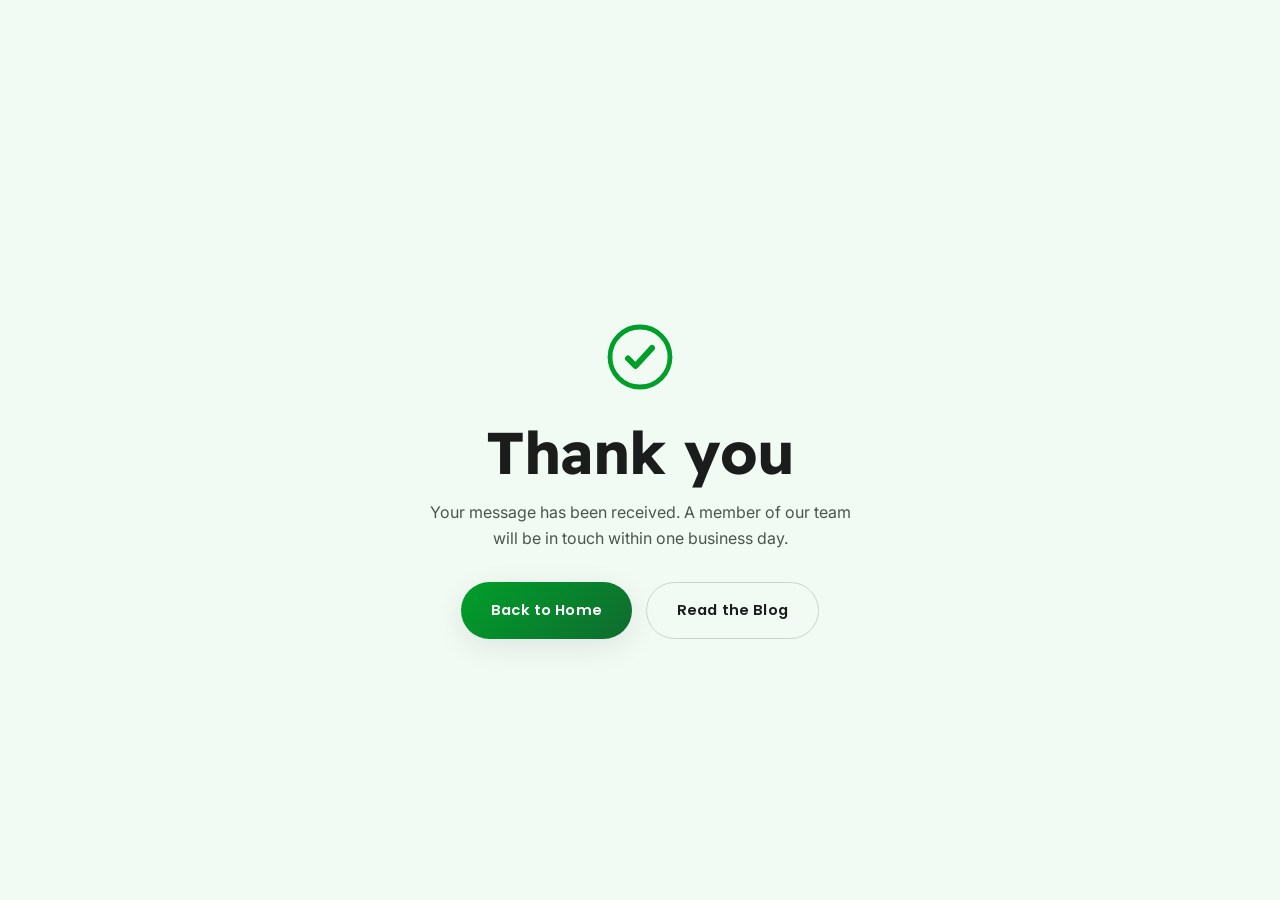
<file: thank-you.html>
<!DOCTYPE html>
<html lang="en">
<head>
<meta charset="UTF-8">
<meta name="viewport" content="width=device-width, initial-scale=1.0">
<title>Thank You | Al Dahab Exchange</title>
<meta name="robots" content="noindex">
<link rel="icon" href="/favicon/favicon.ico">
<style>
/* =========================================================================
   AL DAHAB EXCHANGE — CORE STYLESHEET
   A premium fintech design system.

   Design tokens
   -------------
   Colour:  Primary Green #009F2A · Secondary Green #2E7644
            Accent Gold  #FEC000  · Dark  #1A1D1B · Light #F2FAF4
   Type:    Display  — 'Readex Pro'   (headings)
            Body     — 'Inter'        (paragraphs, nav)
            Button   — 'Poppins'      (CTAs, semibold, tracked)
   Signature element: the "Transfer Arc" — a glass card with a dotted
   flight-path connecting a departure point (Dubai) to a destination
   currency, used in the hero and echoed as a motif throughout (route
   lines on the map, progress arcs in "How it works", card corner ticks).
   ========================================================================= */

@import url('https://fonts.googleapis.com/css2?family=Readex+Pro:wght@400;500;600;700&family=Inter:wght@400;500;600;700&family=Poppins:wght@600;700&display=swap');

:root{
  /* Brand colour */
  --green-900:#06381a;
  --green-800:#0b4d24;
  --green-700:#0f6b2f;
  --primary:#009F2A;
  --secondary:#2E7644;
  --gold:#FEC000;
  --gold-dim:#c99900;
  --dark:#1A1D1B;
  --light:#F2FAF4;
  --white:#FFFFFF;
  --grey-50:#F7F9F8;
  --grey-100:#EDF2EF;
  --grey-300:#CBD5CE;
  --grey-500:#7C8B81;
  --grey-700:#4B554E;

  /* Semantic */
  --bg:var(--white);
  --bg-alt:var(--light);
  --text:var(--dark);
  --text-muted:var(--grey-700);
  --border:var(--grey-100);

  /* Elevation */
  --shadow-sm:0 2px 8px rgba(10,30,17,.06);
  --shadow-md:0 8px 30px rgba(10,30,17,.09);
  --shadow-lg:0 24px 60px rgba(10,30,17,.14);
  --shadow-gold:0 10px 30px rgba(254,192,0,.25);

  /* Radius */
  --r-sm:10px;
  --r-md:18px;
  --r-lg:28px;
  --r-pill:999px;

  /* Type scale */
  --font-display:'Readex Pro', sans-serif;
  --font-body:'Inter', sans-serif;
  --font-btn:'Poppins', sans-serif;

  /* Layout */
  --maxw:1280px;
  --pad:clamp(20px, 5vw, 64px);
  --header-h:88px;

  /* Motion */
  --ease:cubic-bezier(.16,.84,.44,1);
}

/* -------------------------------------------------------------- Reset -- */
*,*::before,*::after{box-sizing:border-box;margin:0;padding:0;}
html{scroll-behavior:smooth;-webkit-text-size-adjust:100%;}
body{
  font-family:var(--font-body);
  color:var(--text);
  background:var(--bg);
  line-height:1.6;
  font-size:16px;
  overflow-x:hidden;
  -webkit-font-smoothing:antialiased;
}
img{max-width:100%;display:block;}
a{color:inherit;text-decoration:none;}
ul{list-style:none;}
button{font:inherit;cursor:pointer;border:none;background:none;color:inherit;}
input,textarea,select{font:inherit;color:inherit;}
h1,h2,h3,h4{font-family:var(--font-display);font-weight:600;line-height:1.12;letter-spacing:-.01em;color:var(--dark);}
h1{font-size:clamp(2.4rem,4.6vw,4.2rem);font-weight:700;}
h2{font-size:clamp(1.9rem,3.4vw,2.9rem);}
h3{font-size:clamp(1.25rem,2vw,1.6rem);}
p{color:var(--text-muted);}
.container{max-width:var(--maxw);margin-inline:auto;padding-inline:var(--pad);}
section{position:relative;}
:focus-visible{outline:3px solid var(--gold);outline-offset:3px;border-radius:6px;}

@media (prefers-reduced-motion:reduce){
  *{animation-duration:.01ms !important;animation-iteration-count:1 !important;transition-duration:.01ms !important;scroll-behavior:auto !important;}
}

/* --------------------------------------------------------- Utilities -- */
.eyebrow{
  display:inline-flex;align-items:center;gap:8px;
  font-family:var(--font-btn);font-weight:600;font-size:.72rem;letter-spacing:.14em;text-transform:uppercase;
  color:var(--secondary);
  padding:7px 16px 7px 12px;background:rgba(0,159,42,.08);border-radius:var(--r-pill);
  margin-bottom:18px;
}
.eyebrow::before{content:'';width:6px;height:6px;border-radius:50%;background:var(--gold);box-shadow:0 0 0 4px rgba(254,192,0,.25);}
.section-head{max-width:640px;margin-bottom:52px;}
.section-head.center{margin-inline:auto;text-align:center;}
.section-head p{margin-top:16px;font-size:1.05rem;}
.section{padding:clamp(64px,9vw,120px) 0;}
.section.alt{background:var(--bg-alt);}
.text-gold{color:var(--gold-dim);}
.text-primary{color:var(--primary);}
.sr-only{position:absolute;width:1px;height:1px;overflow:hidden;clip:rect(0,0,0,0);white-space:nowrap;}

/* Buttons */
.btn{
  display:inline-flex;align-items:center;justify-content:center;gap:10px;
  font-family:var(--font-btn);font-weight:600;font-size:.92rem;letter-spacing:.01em;
  padding:16px 30px;border-radius:var(--r-pill);white-space:nowrap;
  transition:transform .35s var(--ease),box-shadow .35s var(--ease),background .35s var(--ease),color .35s var(--ease);
}
.btn svg{width:18px;height:18px;flex-shrink:0;transition:transform .35s var(--ease);}
.btn-primary{background:linear-gradient(135deg,var(--primary),var(--green-700));color:#fff;box-shadow:var(--shadow-md);}
.btn-primary:hover{transform:translateY(-3px);box-shadow:0 16px 34px rgba(0,159,42,.32);}
.btn-gold{background:var(--gold);color:var(--dark);box-shadow:var(--shadow-gold);}
.btn-gold:hover{transform:translateY(-3px);box-shadow:0 16px 34px rgba(254,192,0,.4);}
.btn-outline{background:transparent;color:var(--dark);border:1.5px solid var(--grey-300);}
.btn-outline:hover{border-color:var(--primary);color:var(--primary);background:rgba(0,159,42,.05);}
.btn-ghost-white{background:rgba(255,255,255,.12);color:#fff;border:1.5px solid rgba(255,255,255,.35);backdrop-filter:blur(6px);}
.btn-ghost-white:hover{background:rgba(255,255,255,.2);transform:translateY(-3px);}
.btn:hover svg{transform:translate(3px,-2px);}
.btn-sm{padding:11px 20px;font-size:.82rem;}
.btn-block{width:100%;}

/* Glass */
.glass{
  background:rgba(255,255,255,.65);
  backdrop-filter:blur(18px) saturate(160%);
  -webkit-backdrop-filter:blur(18px) saturate(160%);
  border:1px solid rgba(255,255,255,.5);
  box-shadow:var(--shadow-lg);
}
.glass-dark{
  background:rgba(26,29,27,.55);
  backdrop-filter:blur(18px) saturate(160%);
  -webkit-backdrop-filter:blur(18px) saturate(160%);
  border:1px solid rgba(255,255,255,.12);
}

/* ============================================================ HEADER == */
.site-header{
  position:fixed;top:0;left:0;right:0;z-index:1000;
  height:var(--header-h);
  display:flex;align-items:center;
  transition:background .4s var(--ease),box-shadow .4s var(--ease),height .4s var(--ease);
}
.site-header .container{display:flex;align-items:center;justify-content:space-between;width:100%;}
.site-header.is-solid{background:rgba(255,255,255,.85);backdrop-filter:blur(14px);box-shadow:0 1px 0 rgba(10,30,17,.06),0 12px 30px rgba(10,30,17,.05);height:76px;}
.site-header:not(.is-solid) .nav-link,
.site-header:not(.is-solid) .logo-text{color:#fff;}
.site-header:not(.is-solid){background:linear-gradient(180deg,rgba(6,56,26,.35),rgba(6,56,26,0));}
.site-header.is-solid .logo-text{color:var(--dark);}

.logo{display:flex;align-items:center;gap:10px;font-family:var(--font-display);font-weight:700;font-size:1.28rem;}
.logo-mark{width:40px;height:40px;flex-shrink:0;}
.logo-text span{color:var(--gold-dim);}

.main-nav{display:flex;align-items:center;gap:2px;}
.nav-link{
  position:relative;font-family:var(--font-body);font-weight:500;font-size:.95rem;
  padding:10px 18px;border-radius:var(--r-pill);transition:background .3s,color .3s;
  display:flex;align-items:center;gap:6px;
}
.site-header.is-solid .nav-link{color:var(--text);}
.nav-link:hover{background:rgba(0,159,42,.08);color:var(--primary);}
.site-header:not(.is-solid) .nav-link:hover{background:rgba(255,255,255,.14);color:#fff;}
.nav-link.has-mega svg{width:13px;height:13px;transition:transform .3s;}
.nav-item{position:relative;}
.nav-item:hover .nav-link.has-mega svg{transform:rotate(180deg);}

.mega-menu{
  position:absolute;top:calc(100% + 14px);left:50%;transform:translateX(-50%) translateY(8px);
  width:640px;padding:28px;border-radius:var(--r-lg);
  background:#fff;box-shadow:var(--shadow-lg);
  display:grid;grid-template-columns:1fr 1fr;gap:6px;
  opacity:0;visibility:hidden;transition:opacity .3s var(--ease),transform .3s var(--ease),visibility .3s;
}
.nav-item:hover .mega-menu{opacity:1;visibility:visible;transform:translateX(-50%) translateY(0);}
.mega-item{display:flex;gap:14px;padding:14px;border-radius:var(--r-sm);transition:background .25s;}
.mega-item:hover{background:var(--bg-alt);}
.mega-icon{width:42px;height:42px;border-radius:12px;background:rgba(0,159,42,.1);display:flex;align-items:center;justify-content:center;flex-shrink:0;color:var(--primary);}
.mega-icon svg{width:22px;height:22px;}
.mega-item strong{display:block;font-size:.92rem;color:var(--dark);margin-bottom:2px;}
.mega-item p{font-size:.82rem;margin:0;}

.header-actions{display:flex;align-items:center;gap:14px;}
.lang-switch{display:flex;align-items:center;gap:6px;font-size:.85rem;font-weight:500;padding:8px 14px;border-radius:var(--r-pill);border:1.5px solid rgba(0,0,0,.1);}
.site-header:not(.is-solid) .lang-switch{border-color:rgba(255,255,255,.35);}

.menu-toggle{display:none;flex-direction:column;gap:5px;width:44px;height:44px;align-items:center;justify-content:center;border-radius:var(--r-pill);}
.menu-toggle span{display:block;width:22px;height:2px;background:currentColor;transition:transform .35s var(--ease),opacity .3s;}
.site-header:not(.is-solid) .menu-toggle{color:#fff;}
.site-header.is-solid .menu-toggle{color:var(--dark);}
.menu-toggle.active span:nth-child(1){transform:translateY(7px) rotate(45deg);}
.menu-toggle.active span:nth-child(2){opacity:0;}
.menu-toggle.active span:nth-child(3){transform:translateY(-7px) rotate(-45deg);}

.mobile-nav{
  position:fixed;inset:0;top:var(--header-h);z-index:999;background:#fff;
  transform:translateX(100%);transition:transform .45s var(--ease);
  overflow-y:auto;padding:28px var(--pad) 60px;
}
.mobile-nav.active{transform:translateX(0);}
.mobile-nav a{display:block;padding:16px 0;font-family:var(--font-display);font-size:1.3rem;border-bottom:1px solid var(--border);}
.mobile-nav .btn{margin-top:26px;}

/* ============================================================= HERO === */
.hero{
  min-height:100vh;display:flex;align-items:center;position:relative;overflow:hidden;
  background:radial-gradient(120% 100% at 15% 0%,#0f6b2f 0%,#0b4d24 42%,#06251411 100%),linear-gradient(160deg,var(--green-900),var(--dark) 80%);
  color:#fff;padding-top:var(--header-h);
}
.hero-noise{position:absolute;inset:0;opacity:.05;background-image:url("data:image/svg+xml,%3Csvg xmlns='http://www.w3.org/2000/svg' width='140' height='140'%3E%3Cfilter id='n'%3E%3CfeTurbulence type='fractalNoise' baseFrequency='.9' numOctaves='2' stitchTiles='stitch'/%3E%3C/filter%3E%3Crect width='100%25' height='100%25' filter='url(%23n)'/%3E%3C/svg%3E");}
.hero-blob{position:absolute;border-radius:50%;filter:blur(70px);opacity:.5;pointer-events:none;}
.hero-blob.b1{width:520px;height:520px;background:radial-gradient(circle,var(--primary),transparent 70%);top:-160px;right:-120px;animation:float1 16s ease-in-out infinite;}
.hero-blob.b2{width:380px;height:380px;background:radial-gradient(circle,var(--gold),transparent 70%);bottom:-140px;left:-80px;opacity:.28;animation:float2 20s ease-in-out infinite;}

.hero .container{display:grid;grid-template-columns:1.05fr .95fr;gap:56px;align-items:center;position:relative;z-index:2;}
.hero-copy h1{color:#fff;}
.hero-copy h1 em{font-style:normal;color:var(--gold);}
.hero-copy .lede{color:rgba(255,255,255,.78);font-size:1.12rem;max-width:520px;margin:22px 0 34px;}
.hero-copy .lede strong{color:#fff;font-weight:600;}
.hero-cta{display:flex;gap:16px;flex-wrap:wrap;margin-bottom:40px;}
.hero-trust{display:flex;gap:28px;flex-wrap:wrap;}
.hero-trust div{display:flex;align-items:center;gap:10px;font-size:.85rem;color:rgba(255,255,255,.75);}
.hero-trust svg{width:20px;height:20px;color:var(--gold);flex-shrink:0;}

/* Signature: Transfer Arc visual */
.transfer-visual{position:relative;height:560px;}
.transfer-card{
  position:absolute;border-radius:var(--r-lg);padding:26px;color:var(--dark);
}
.transfer-card.main{
  top:6%;left:4%;width:78%;background:#fff;box-shadow:var(--shadow-lg);
  animation:floatSlow 7s ease-in-out infinite;
}
.transfer-card.main .row{display:flex;justify-content:space-between;align-items:center;margin-bottom:18px;}
.transfer-card.main .flag{width:34px;height:34px;border-radius:50%;display:flex;align-items:center;justify-content:center;font-size:1.1rem;background:var(--bg-alt);}
.transfer-card .amount{font-family:var(--font-display);font-size:2rem;font-weight:700;}
.transfer-card .sub{font-size:.78rem;color:var(--text-muted);}
.arc-track{position:relative;height:70px;margin:8px 0 4px;}
.arc-track svg{width:100%;height:100%;}
.arc-track .plane{position:absolute;top:6px;left:0;width:26px;height:26px;color:var(--primary);animation:planeMove 3.2s linear infinite;}
.transfer-card.rate{
  bottom:12%;right:0;width:56%;background:var(--dark);color:#fff;
  animation:floatSlow 7s ease-in-out infinite 1.4s;box-shadow:var(--shadow-lg);
}
.transfer-card.rate .amount{color:var(--gold);}
.transfer-card.badge{
  top:38%;left:-4%;width:auto;padding:14px 18px;display:flex;align-items:center;gap:10px;
  animation:floatSlow 6s ease-in-out infinite .6s;
}
.transfer-card.badge svg{width:26px;height:26px;color:var(--primary);}
.transfer-card.badge strong{font-size:.85rem;display:block;}
.transfer-card.badge span{font-size:.72rem;color:var(--text-muted);}

@keyframes floatSlow{0%,100%{transform:translateY(0);}50%{transform:translateY(-14px);}}
@keyframes float1{0%,100%{transform:translate(0,0);}50%{transform:translate(-40px,30px);}}
@keyframes float2{0%,100%{transform:translate(0,0);}50%{transform:translate(30px,-20px);}}
@keyframes planeMove{0%{left:0;transform:translateY(0) rotate(20deg);}100%{left:calc(100% - 26px);transform:translateY(0) rotate(20deg);}}

.scroll-cue{position:absolute;bottom:28px;left:50%;transform:translateX(-50%);display:flex;flex-direction:column;align-items:center;gap:10px;color:rgba(255,255,255,.6);font-size:.72rem;letter-spacing:.1em;text-transform:uppercase;z-index:2;}
.scroll-cue .line{width:1px;height:34px;background:rgba(255,255,255,.4);position:relative;overflow:hidden;}
.scroll-cue .line::after{content:'';position:absolute;top:-100%;left:0;width:100%;height:100%;background:var(--gold);animation:scrollLine 2s ease-in-out infinite;}
@keyframes scrollLine{0%{top:-100%;}50%{top:0%;}100%{top:100%;}}

/* --------------------------------------------------------- Trust strip */
.trust-strip{background:var(--dark);padding:26px 0;overflow:hidden;}
.trust-track{display:flex;gap:56px;width:max-content;animation:marquee 30s linear infinite;}
.trust-track div{display:flex;align-items:center;gap:10px;color:rgba(255,255,255,.82);font-size:.85rem;font-weight:500;white-space:nowrap;}
.trust-track svg{width:18px;height:18px;color:var(--gold);}
@keyframes marquee{from{transform:translateX(0);}to{transform:translateX(-50%);}}

/* ----------------------------------------------------------- Services */
.service-grid{display:grid;grid-template-columns:repeat(3,1fr);gap:24px;}
.service-card{
  background:#fff;border:1px solid var(--border);border-radius:var(--r-lg);padding:34px 28px;
  transition:transform .4s var(--ease),box-shadow .4s var(--ease),border-color .4s;
  position:relative;overflow:hidden;
}
.service-card::after{content:'';position:absolute;inset:0;border-radius:var(--r-lg);padding:1px;background:linear-gradient(135deg,transparent,transparent);opacity:0;transition:opacity .4s;}
.service-card:hover{transform:translateY(-8px);box-shadow:var(--shadow-lg);border-color:transparent;}
.service-icon{width:58px;height:58px;border-radius:16px;display:flex;align-items:center;justify-content:center;background:linear-gradient(135deg,rgba(0,159,42,.12),rgba(254,192,0,.14));color:var(--primary);margin-bottom:22px;transition:transform .4s var(--ease);}
.service-card:hover .service-icon{transform:scale(1.08) rotate(-4deg);}
.service-icon svg{width:28px;height:28px;}
.service-card h3{margin-bottom:10px;}
.service-card p{font-size:.94rem;margin-bottom:20px;}
.service-link{display:inline-flex;align-items:center;gap:6px;font-family:var(--font-btn);font-weight:600;font-size:.84rem;color:var(--primary);}
.service-link svg{width:15px;height:15px;transition:transform .3s;}
.service-card:hover .service-link svg{transform:translateX(4px);}

/* ------------------------------------------------------- Why choose us */
.why-grid{display:grid;grid-template-columns:repeat(4,1fr);gap:1px;background:var(--border);border-radius:var(--r-lg);overflow:hidden;border:1px solid var(--border);}
.why-item{background:#fff;padding:32px 26px;transition:background .3s;}
.why-item:hover{background:var(--bg-alt);}
.why-item svg{width:30px;height:30px;color:var(--primary);margin-bottom:16px;}
.why-item h4{font-family:var(--font-display);font-size:1.02rem;margin-bottom:8px;}
.why-item p{font-size:.86rem;margin:0;}

/* ------------------------------------------------------------- Stats == */
.stats-band{
  background:linear-gradient(120deg,var(--green-900),var(--secondary));
  border-radius:var(--r-lg);padding:56px var(--pad);color:#fff;
  display:grid;grid-template-columns:repeat(5,1fr);gap:20px;position:relative;overflow:hidden;
}
.stats-band::before{content:'';position:absolute;inset:0;background:radial-gradient(circle at 90% 10%,rgba(254,192,0,.18),transparent 55%);}
.stat{text-align:center;position:relative;}
.stat .num{font-family:var(--font-display);font-size:clamp(2rem,3vw,2.7rem);font-weight:700;color:var(--gold);}
.stat .label{font-size:.82rem;color:rgba(255,255,255,.75);margin-top:6px;}

/* -------------------------------------------------------- Rate cards == */
.rate-strip{display:flex;gap:16px;overflow-x:auto;padding-bottom:8px;scrollbar-width:none;}
.rate-strip::-webkit-scrollbar{display:none;}
.rate-card{
  flex:0 0 190px;background:#fff;border:1px solid var(--border);border-radius:var(--r-md);
  padding:22px;transition:transform .35s var(--ease),box-shadow .35s;
}
.rate-card:hover{transform:translateY(-6px);box-shadow:var(--shadow-md);}
.rate-card .pair{display:flex;justify-content:space-between;align-items:center;margin-bottom:14px;}
.rate-card .flags{display:flex;align-items:center;font-size:1.4rem;}
.rate-card .pair-code{font-family:var(--font-btn);font-weight:600;font-size:.86rem;color:var(--text-muted);}
.rate-card .value{font-family:var(--font-display);font-size:1.5rem;font-weight:700;}
.rate-card .trend{display:inline-flex;align-items:center;gap:4px;font-size:.78rem;font-weight:600;margin-top:6px;}
.rate-card .trend.up{color:var(--primary);}
.rate-card .trend.down{color:#C0392B;}
.rate-card .trend svg{width:13px;height:13px;}

/* --------------------------------------------------------- World map == */
.map-wrap{position:relative;border-radius:var(--r-lg);overflow:hidden;background:var(--dark);padding:40px;}
.map-wrap svg{width:100%;height:auto;display:block;}
.map-dot{fill:var(--gold);}
.map-route{stroke:var(--gold);stroke-width:1.4;fill:none;stroke-dasharray:5 6;opacity:.55;animation:dash 3s linear infinite;}
@keyframes dash{to{stroke-dashoffset:-40;}}
.country-chip-row{display:flex;flex-wrap:wrap;gap:10px;margin-top:28px;}
.country-chip{display:flex;align-items:center;gap:8px;background:rgba(255,255,255,.06);border:1px solid rgba(255,255,255,.12);color:#fff;padding:9px 16px;border-radius:var(--r-pill);font-size:.85rem;}

/* ---------------------------------------------------- Testimonials === */
.testi-track{display:flex;gap:22px;overflow-x:auto;scroll-snap-type:x mandatory;padding-bottom:12px;scrollbar-width:none;}
.testi-track::-webkit-scrollbar{display:none;}
.testi-card{
  scroll-snap-align:start;flex:0 0 min(420px,86vw);
  border-radius:var(--r-lg);padding:32px;background:#fff;border:1px solid var(--border);
}
.testi-stars{display:flex;gap:3px;color:var(--gold);margin-bottom:16px;}
.testi-stars svg{width:16px;height:16px;}
.testi-card p.quote{color:var(--dark);font-size:1rem;margin-bottom:22px;}
.testi-person{display:flex;align-items:center;gap:12px;}
.testi-avatar{width:46px;height:46px;border-radius:50%;background:var(--bg-alt);display:flex;align-items:center;justify-content:center;font-family:var(--font-display);font-weight:600;color:var(--primary);}
.testi-person strong{display:block;font-size:.92rem;}
.testi-person span{font-size:.78rem;color:var(--text-muted);}
.carousel-nav{display:flex;gap:10px;margin-top:26px;}
.carousel-nav button{width:44px;height:44px;border-radius:50%;border:1.5px solid var(--grey-300);display:flex;align-items:center;justify-content:center;transition:.3s;}
.carousel-nav button:hover{background:var(--primary);border-color:var(--primary);color:#fff;}
.carousel-nav svg{width:18px;height:18px;}

/* --------------------------------------------------------- About prev */
.about-preview{display:grid;grid-template-columns:.9fr 1.1fr;gap:60px;align-items:center;}
.about-media{position:relative;border-radius:var(--r-lg);overflow:hidden;aspect-ratio:4/5;}
.about-media img{width:100%;height:100%;object-fit:cover;}
.about-badge{position:absolute;bottom:20px;left:20px;right:20px;padding:18px 22px;border-radius:var(--r-md);}
.about-badge .num{font-family:var(--font-display);font-size:1.7rem;font-weight:700;color:var(--gold);}
.about-list{display:grid;gap:16px;margin:26px 0 30px;}
.about-list li{display:flex;gap:12px;align-items:flex-start;font-size:.95rem;color:var(--text-muted);}
.about-list svg{width:20px;height:20px;color:var(--primary);flex-shrink:0;margin-top:2px;}

/* ------------------------------------------------------------ Blog === */
.blog-grid{display:grid;grid-template-columns:repeat(3,1fr);gap:28px;}
.blog-card{border-radius:var(--r-lg);overflow:hidden;background:#fff;border:1px solid var(--border);transition:transform .4s var(--ease),box-shadow .4s;}
.blog-card:hover{transform:translateY(-6px);box-shadow:var(--shadow-md);}
.blog-media{aspect-ratio:16/10;overflow:hidden;position:relative;}
.blog-media img{width:100%;height:100%;object-fit:cover;transition:transform .6s var(--ease);}
.blog-card:hover .blog-media img{transform:scale(1.07);}
.blog-cat{position:absolute;top:14px;left:14px;background:var(--gold);color:var(--dark);font-family:var(--font-btn);font-size:.7rem;font-weight:600;padding:6px 13px;border-radius:var(--r-pill);}
.blog-body{padding:24px;}
.blog-meta{display:flex;gap:14px;font-size:.78rem;color:var(--text-muted);margin-bottom:12px;}
.blog-meta span{display:flex;align-items:center;gap:5px;}
.blog-meta svg{width:13px;height:13px;}
.blog-body h3{font-size:1.12rem;margin-bottom:10px;}
.blog-body p{font-size:.9rem;margin-bottom:16px;}

/* ------------------------------------------------------------- CTA === */
.final-cta{
  border-radius:var(--r-lg);overflow:hidden;position:relative;
  background:linear-gradient(120deg,var(--green-900),var(--secondary) 70%);
  padding:70px var(--pad);text-align:center;color:#fff;
}
.final-cta::before{content:'';position:absolute;inset:0;background:radial-gradient(circle at 15% 20%,rgba(254,192,0,.22),transparent 50%);}
.final-cta h2{color:#fff;max-width:640px;margin:0 auto 16px;}
.final-cta p{color:rgba(255,255,255,.78);max-width:520px;margin:0 auto 34px;}
.final-cta .cta-row{display:flex;gap:16px;justify-content:center;flex-wrap:wrap;position:relative;z-index:2;}

/* -------------------------------------------------------------- Footer */
.site-footer{background:var(--dark);color:rgba(255,255,255,.7);padding:80px 0 0;}
.footer-top{display:grid;grid-template-columns:1.4fr 1fr 1fr 1fr 1.2fr;gap:40px;padding-bottom:56px;border-bottom:1px solid rgba(255,255,255,.1);}
.footer-brand p{color:rgba(255,255,255,.6);font-size:.9rem;margin:18px 0 22px;max-width:280px;}
.footer-social{display:flex;gap:10px;}
.footer-social a{width:38px;height:38px;border-radius:50%;border:1px solid rgba(255,255,255,.18);display:flex;align-items:center;justify-content:center;transition:.3s;}
.footer-social a:hover{background:var(--primary);border-color:var(--primary);}
.footer-social svg{width:16px;height:16px;}
.footer-col h4{color:#fff;font-family:var(--font-display);font-size:.95rem;margin-bottom:20px;}
.footer-col ul{display:grid;gap:12px;}
.footer-col a{font-size:.88rem;transition:color .3s;}
.footer-col a:hover{color:var(--gold);}
.footer-newsletter form{display:flex;gap:8px;margin-top:16px;}
.footer-newsletter input{flex:1;padding:12px 16px;border-radius:var(--r-pill);border:1px solid rgba(255,255,255,.2);background:rgba(255,255,255,.06);color:#fff;font-size:.85rem;}
.footer-newsletter input::placeholder{color:rgba(255,255,255,.4);}
.footer-newsletter button{width:44px;height:44px;border-radius:50%;background:var(--gold);color:var(--dark);display:flex;align-items:center;justify-content:center;flex-shrink:0;}
.footer-newsletter button svg{width:18px;height:18px;}
.footer-bottom{display:flex;justify-content:space-between;align-items:center;padding:26px 0;font-size:.82rem;flex-wrap:wrap;gap:14px;}
.footer-bottom .legal-links{display:flex;gap:20px;}
.footer-bottom .legal-links a:hover{color:var(--gold);}

/* --------------------------------------------------------- Floaters === */
.floating-actions{position:fixed;right:24px;bottom:24px;z-index:900;display:flex;flex-direction:column;gap:14px;align-items:flex-end;}
.fab{width:56px;height:56px;border-radius:50%;display:flex;align-items:center;justify-content:center;box-shadow:var(--shadow-lg);transition:transform .3s var(--ease);}
.fab:hover{transform:translateY(-4px) scale(1.05);}
.fab svg{width:26px;height:26px;}
.fab-whatsapp{background:#25D366;color:#fff;}
.fab-top{background:#fff;color:var(--primary);border:1.5px solid var(--border);opacity:0;pointer-events:none;transform:translateY(10px);transition:.35s var(--ease);}
.fab-top.visible{opacity:1;pointer-events:auto;transform:translateY(0);}
.fab-top svg{width:20px;height:20px;}

.scroll-progress{position:fixed;top:0;left:0;height:3px;background:linear-gradient(90deg,var(--primary),var(--gold));z-index:1100;width:0%;}

.page-loader{position:fixed;inset:0;background:var(--dark);z-index:2000;display:flex;align-items:center;justify-content:center;transition:opacity .5s var(--ease),visibility .5s;}
.page-loader.hidden{opacity:0;visibility:hidden;}
.loader-mark{width:56px;height:56px;position:relative;}
.loader-mark svg{width:100%;height:100%;animation:spin 1.1s linear infinite;}
@keyframes spin{to{transform:rotate(360deg);}}

.cookie-banner{
  position:fixed;left:24px;right:24px;bottom:24px;z-index:1500;max-width:560px;
  background:#fff;border-radius:var(--r-lg);box-shadow:var(--shadow-lg);padding:24px 26px;
  transform:translateY(140%);transition:transform .5s var(--ease);border:1px solid var(--border);
}
.cookie-banner.visible{transform:translateY(0);}
.cookie-banner p{font-size:.86rem;margin:10px 0 18px;}
.cookie-actions{display:flex;gap:10px;flex-wrap:wrap;}

/* ---------------------------------------------------------- Reveal === */
.reveal{opacity:0;transform:translateY(28px);transition:opacity .8s var(--ease),transform .8s var(--ease);}
.reveal.in{opacity:1;transform:translateY(0);}
.reveal-stagger > *{opacity:0;transform:translateY(24px);transition:opacity .7s var(--ease),transform .7s var(--ease);}
.reveal-stagger.in > *{opacity:1;transform:translateY(0);}
.reveal-stagger.in > *:nth-child(1){transition-delay:.05s;}
.reveal-stagger.in > *:nth-child(2){transition-delay:.14s;}
.reveal-stagger.in > *:nth-child(3){transition-delay:.23s;}
.reveal-stagger.in > *:nth-child(4){transition-delay:.32s;}
.reveal-stagger.in > *:nth-child(5){transition-delay:.41s;}
.reveal-stagger.in > *:nth-child(6){transition-delay:.5s;}

/* ------------------------------------------------------ Page header === */
.page-hero{
  padding:calc(var(--header-h) + 70px) 0 90px;
  background:linear-gradient(150deg,var(--green-900),var(--dark) 85%);
  color:#fff;position:relative;overflow:hidden;
}
.page-hero .hero-blob{opacity:.4;}
.breadcrumb{display:flex;gap:8px;align-items:center;font-size:.84rem;color:rgba(255,255,255,.6);margin-bottom:18px;}
.breadcrumb a:hover{color:var(--gold);}
.page-hero h1{color:#fff;max-width:720px;}
.page-hero p.lede{color:rgba(255,255,255,.75);max-width:560px;margin-top:16px;font-size:1.05rem;}

/* --------------------------------------------------------- FAQ ======= */
.faq-list{max-width:820px;margin-inline:auto;display:grid;gap:14px;}
.faq-item{background:#fff;border:1px solid var(--border);border-radius:var(--r-md);overflow:hidden;}
.faq-q{display:flex;justify-content:space-between;align-items:center;gap:20px;padding:22px 26px;cursor:pointer;font-family:var(--font-display);font-size:1rem;}
.faq-q svg{width:20px;height:20px;flex-shrink:0;transition:transform .35s var(--ease);color:var(--primary);}
.faq-item.open .faq-q svg{transform:rotate(45deg);}
.faq-a{max-height:0;overflow:hidden;transition:max-height .4s var(--ease);}
.faq-a p{padding:0 26px 24px;font-size:.92rem;}

/* -------------------------------------------------------- Steps ====== */
.steps-row{display:grid;grid-template-columns:repeat(4,1fr);gap:0;position:relative;}
.step{text-align:center;padding:0 18px;position:relative;}
.step-num{width:66px;height:66px;border-radius:50%;background:linear-gradient(135deg,var(--primary),var(--green-700));color:#fff;display:flex;align-items:center;justify-content:center;font-family:var(--font-display);font-weight:700;font-size:1.3rem;margin:0 auto 20px;box-shadow:var(--shadow-md);position:relative;z-index:2;}
.step h4{margin-bottom:8px;font-family:var(--font-display);font-size:1.02rem;}
.step p{font-size:.86rem;}
.steps-row::before{content:'';position:absolute;top:33px;left:12%;right:12%;height:2px;background:repeating-linear-gradient(90deg,var(--grey-300) 0 8px,transparent 8px 14px);z-index:1;}

/* ---------------------------------------------------- Comparison ===== */
.compare-grid{display:grid;grid-template-columns:repeat(2,1fr);gap:24px;}
.compare-card{background:#fff;border:1.5px solid var(--border);border-radius:var(--r-lg);padding:34px;}
.compare-card.highlight{border-color:var(--primary);box-shadow:var(--shadow-md);position:relative;}
.compare-card.highlight::before{content:'Most Popular';position:absolute;top:-13px;left:34px;background:var(--gold);color:var(--dark);font-family:var(--font-btn);font-size:.7rem;font-weight:600;padding:5px 14px;border-radius:var(--r-pill);}
.compare-card ul{margin:22px 0 26px;display:grid;gap:12px;}
.compare-card li{display:flex;gap:10px;font-size:.9rem;color:var(--text-muted);}
.compare-card li svg{width:18px;height:18px;color:var(--primary);flex-shrink:0;margin-top:2px;}

/* -------------------------------------------------------- Branches === */
.branch-toolbar{display:flex;gap:14px;flex-wrap:wrap;align-items:center;background:#fff;border:1px solid var(--border);border-radius:var(--r-lg);padding:18px;box-shadow:var(--shadow-sm);margin-bottom:40px;}
.branch-toolbar .search-field{flex:1;min-width:220px;display:flex;align-items:center;gap:10px;padding:12px 18px;border-radius:var(--r-pill);background:var(--bg-alt);}
.branch-toolbar .search-field svg{width:18px;height:18px;color:var(--text-muted);flex-shrink:0;}
.branch-toolbar input{background:none;border:none;width:100%;font-size:.92rem;}
.branch-toolbar select{padding:12px 18px;border-radius:var(--r-pill);background:var(--bg-alt);font-size:.88rem;border:none;}
.branch-layout{display:grid;grid-template-columns:1fr 1.15fr;gap:28px;align-items:flex-start;}
.branch-list{display:grid;gap:18px;max-height:640px;overflow-y:auto;padding-right:6px;}
.branch-card{background:#fff;border:1px solid var(--border);border-radius:var(--r-md);padding:22px;transition:box-shadow .3s,border-color .3s;}
.branch-card:hover{box-shadow:var(--shadow-md);border-color:transparent;}
.branch-card .top{display:flex;justify-content:space-between;gap:12px;margin-bottom:10px;}
.branch-status{display:inline-flex;align-items:center;gap:6px;font-size:.76rem;font-weight:600;padding:4px 11px;border-radius:var(--r-pill);}
.branch-status.open{background:rgba(0,159,42,.1);color:var(--primary);}
.branch-status.closed{background:rgba(192,57,43,.1);color:#C0392B;}
.branch-status::before{content:'';width:6px;height:6px;border-radius:50%;background:currentColor;}
.branch-card p{font-size:.88rem;margin:4px 0;}
.branch-card .meta-row{display:flex;gap:16px;flex-wrap:wrap;font-size:.82rem;color:var(--text-muted);margin:12px 0;}
.branch-card .meta-row span{display:flex;align-items:center;gap:6px;}
.branch-card .meta-row svg{width:14px;height:14px;}
.branch-actions{display:flex;gap:10px;margin-top:14px;flex-wrap:wrap;}
.map-preview{position:sticky;top:calc(var(--header-h) + 20px);border-radius:var(--r-lg);overflow:hidden;height:640px;background:var(--grey-100);}
.map-preview img{width:100%;height:100%;object-fit:cover;}

/* --------------------------------------------------- Contact / forms == */
.contact-layout{display:grid;grid-template-columns:1.2fr .8fr;gap:44px;align-items:flex-start;}
.form-card{background:#fff;border:1px solid var(--border);border-radius:var(--r-lg);padding:40px;box-shadow:var(--shadow-sm);}
.form-grid{display:grid;grid-template-columns:1fr 1fr;gap:20px;}
.field{margin-bottom:20px;}
.field.full{grid-column:1/-1;}
.field label{display:block;font-size:.84rem;font-weight:600;margin-bottom:8px;color:var(--dark);}
.field input,.field select,.field textarea{
  width:100%;padding:14px 16px;border-radius:var(--r-sm);border:1.5px solid var(--grey-300);
  background:var(--bg-alt);transition:border-color .3s,background .3s;font-size:.92rem;
}
.field input:focus,.field select:focus,.field textarea:focus{border-color:var(--primary);background:#fff;outline:none;}
.field textarea{resize:vertical;min-height:120px;}
.side-card{background:#fff;border:1px solid var(--border);border-radius:var(--r-lg);padding:30px;margin-bottom:20px;}
.side-card h4{font-family:var(--font-display);margin-bottom:16px;font-size:1rem;}
.side-row{display:flex;gap:14px;align-items:flex-start;margin-bottom:16px;}
.side-row svg{width:20px;height:20px;color:var(--primary);flex-shrink:0;margin-top:2px;}
.side-row strong{display:block;font-size:.88rem;margin-bottom:2px;}
.side-row span{font-size:.85rem;color:var(--text-muted);}
.form-success{display:none;text-align:center;padding:50px 20px;}
.form-success.visible{display:block;}
.form-success svg{width:64px;height:64px;color:var(--primary);margin:0 auto 20px;}

/* ---------------------------------------------------------- Timeline = */
.timeline{position:relative;max-width:880px;margin-inline:auto;padding-left:40px;}
.timeline::before{content:'';position:absolute;left:9px;top:6px;bottom:6px;width:2px;background:var(--grey-300);}
.tl-item{position:relative;padding-bottom:44px;}
.tl-item:last-child{padding-bottom:0;}
.tl-item::before{content:'';position:absolute;left:-40px;top:4px;width:20px;height:20px;border-radius:50%;background:var(--primary);border:4px solid var(--light);box-shadow:0 0 0 2px var(--primary);}
.tl-year{font-family:var(--font-display);font-weight:700;color:var(--primary);font-size:1.1rem;margin-bottom:6px;}
.tl-item h4{margin-bottom:6px;}
.tl-item p{font-size:.92rem;}

/* --------------------------------------------------------- Values === */
.value-grid{display:grid;grid-template-columns:repeat(3,1fr);gap:24px;}
.value-card{padding:30px;border-radius:var(--r-lg);background:#fff;border:1px solid var(--border);}
.value-card svg{width:32px;height:32px;color:var(--gold-dim);margin-bottom:18px;}

/* ------------------------------------------------------- Blog single = */
.post-layout{display:grid;grid-template-columns:1fr 300px;gap:52px;align-items:flex-start;}
.post-hero-img{border-radius:var(--r-lg);overflow:hidden;aspect-ratio:16/8;margin-bottom:32px;}
.post-hero-img img{width:100%;height:100%;object-fit:cover;}
.post-meta-row{display:flex;gap:20px;flex-wrap:wrap;align-items:center;font-size:.85rem;color:var(--text-muted);margin-bottom:20px;}
.post-author{display:flex;align-items:center;gap:10px;}
.post-author .av{width:38px;height:38px;border-radius:50%;background:var(--bg-alt);display:flex;align-items:center;justify-content:center;font-family:var(--font-display);font-weight:600;color:var(--primary);}
.post-share{display:flex;gap:8px;}
.post-share a{width:36px;height:36px;border-radius:50%;border:1px solid var(--border);display:flex;align-items:center;justify-content:center;transition:.3s;}
.post-share a:hover{background:var(--primary);border-color:var(--primary);color:#fff;}
.post-share svg{width:15px;height:15px;}
.post-body{font-size:1.02rem;color:var(--text-muted);}
.post-body h2{margin:38px 0 16px;color:var(--dark);font-size:1.6rem;}
.post-body h3{margin:28px 0 12px;font-size:1.2rem;}
.post-body p{margin-bottom:18px;}
.post-body ul{margin:0 0 18px 20px;list-style:disc;}
.post-body li{margin-bottom:8px;}
.callout{background:var(--bg-alt);border-left:4px solid var(--primary);border-radius:var(--r-sm);padding:20px 24px;margin:26px 0;}
.callout strong{color:var(--dark);}
.post-sidebar{position:sticky;top:calc(var(--header-h) + 20px);}
.toc{background:#fff;border:1px solid var(--border);border-radius:var(--r-md);padding:22px;margin-bottom:22px;}
.toc h4{font-family:var(--font-display);font-size:.92rem;margin-bottom:14px;}
.toc a{display:block;font-size:.85rem;padding:7px 0;color:var(--text-muted);border-left:2px solid transparent;padding-left:12px;transition:.25s;}
.toc a:hover,.toc a.active{color:var(--primary);border-color:var(--primary);}
.related-posts{display:grid;gap:14px;margin-top:14px;}
.related-post{display:flex;gap:12px;align-items:center;}
.related-post img{width:64px;height:64px;border-radius:10px;object-fit:cover;flex-shrink:0;}
.related-post strong{font-size:.85rem;line-height:1.3;}
.post-nav{display:flex;justify-content:space-between;gap:20px;margin-top:44px;padding-top:32px;border-top:1px solid var(--border);}
.post-nav a{max-width:46%;font-size:.88rem;}
.post-nav .dir{display:block;color:var(--text-muted);font-size:.76rem;margin-bottom:4px;}
.post-nav strong{color:var(--dark);}
.author-bio{display:flex;gap:18px;background:var(--bg-alt);border-radius:var(--r-lg);padding:28px;margin-top:40px;align-items:flex-start;}
.author-bio .av{width:56px;height:56px;border-radius:50%;background:#fff;display:flex;align-items:center;justify-content:center;font-family:var(--font-display);font-weight:700;color:var(--primary);flex-shrink:0;}

/* ---------------------------------------------------------- 404 ===== */
.error-page{min-height:100vh;display:flex;align-items:center;justify-content:center;text-align:center;padding:140px var(--pad) 80px;background:var(--light);}
.error-code{font-family:var(--font-display);font-size:clamp(5rem,14vw,9rem);font-weight:700;color:var(--primary);line-height:1;}

/* ---------------------------------------------------------- Not found nav */
.filter-tabs{display:flex;gap:10px;flex-wrap:wrap;margin-bottom:36px;}
.filter-tab{padding:10px 20px;border-radius:var(--r-pill);border:1.5px solid var(--border);font-size:.85rem;font-weight:600;transition:.3s;}
.filter-tab.active,.filter-tab:hover{background:var(--primary);color:#fff;border-color:var(--primary);}
/* =========================================================================
   AL DAHAB EXCHANGE — RESPONSIVE RULES
   Mobile-first overrides layered on top of style.css
   ========================================================================= */

@media (max-width:1100px){
  .service-grid{grid-template-columns:repeat(2,1fr);}
  .why-grid{grid-template-columns:repeat(2,1fr);}
  .stats-band{grid-template-columns:repeat(3,1fr);row-gap:34px;}
  .about-preview{grid-template-columns:1fr;}
  .about-media{max-width:420px;margin-inline:auto;}
  .footer-top{grid-template-columns:1fr 1fr 1fr;}
  .contact-layout{grid-template-columns:1fr;}
  .branch-layout{grid-template-columns:1fr;}
  .map-preview{height:420px;position:relative;top:0;}
  .post-layout{grid-template-columns:1fr;}
  .post-sidebar{position:relative;top:0;order:-1;}
  .value-grid{grid-template-columns:repeat(2,1fr);}
  .compare-grid{grid-template-columns:1fr;}
}

@media (max-width:900px){
  .main-nav,.header-actions .lang-switch,.header-actions .btn{display:none;}
  .menu-toggle{display:flex;}
  .hero .container{grid-template-columns:1fr;text-align:left;}
  .transfer-visual{height:420px;margin-top:20px;}
  .hero-trust{gap:18px;}
  .steps-row{grid-template-columns:1fr 1fr;row-gap:44px;}
  .steps-row::before{display:none;}
  .blog-grid{grid-template-columns:repeat(2,1fr);}
  .footer-top{grid-template-columns:1fr 1fr;}
}

@media (max-width:680px){
  :root{--header-h:74px;}
  h1{font-size:clamp(2rem,8vw,2.8rem);}
  .service-grid,.why-grid,.value-grid,.blog-grid{grid-template-columns:1fr;}
  .stats-band{grid-template-columns:1fr 1fr;padding:40px 24px;}
  .steps-row{grid-template-columns:1fr;}
  .form-grid{grid-template-columns:1fr;}
  .footer-top{grid-template-columns:1fr;gap:32px;}
  .footer-bottom{flex-direction:column;align-items:flex-start;}
  .hero-cta{flex-direction:column;align-items:stretch;}
  .hero-cta .btn{width:100%;}
  .final-cta .cta-row{flex-direction:column;}
  .final-cta .cta-row .btn{width:100%;}
  .branch-toolbar{flex-direction:column;align-items:stretch;}
  .branch-toolbar select{width:100%;}
  .post-nav{flex-direction:column;gap:16px;}
  .post-nav a{max-width:100%;}
  .transfer-card.rate{width:70%;}
  .transfer-card.badge{left:0;}
  .cookie-banner{left:14px;right:14px;bottom:14px;padding:20px;}
  .floating-actions{right:16px;bottom:16px;}
}

@media (max-width:420px){
  .container{padding-inline:18px;}
  .stats-band{grid-template-columns:1fr;}
}
/* =========================================================================
   AL DAHAB EXCHANGE — ANIMATION LIBRARY
   Keyframes used by counters, carousels, and scroll-reveal triggers.
   ========================================================================= */

@keyframes fadeInUp{from{opacity:0;transform:translateY(24px);}to{opacity:1;transform:translateY(0);}}
@keyframes fadeIn{from{opacity:0;}to{opacity:1;}}
@keyframes popIn{0%{opacity:0;transform:scale(.9);}100%{opacity:1;transform:scale(1);}}
@keyframes pulseDot{0%{box-shadow:0 0 0 0 rgba(254,192,0,.5);}70%{box-shadow:0 0 0 10px rgba(254,192,0,0);}100%{box-shadow:0 0 0 0 rgba(254,192,0,0);}}

.pulse{animation:pulseDot 2.2s infinite;}

.accordion-icon-rotate{transition:transform .35s var(--ease);}

/* Loader spinner ring drawn via stroke-dashoffset in the inline SVG */
.loader-ring{stroke-dasharray:120;stroke-dashoffset:90;}

/* generic hover-lift helper, reused by cards defined in style.css */
.hover-lift{transition:transform .35s var(--ease),box-shadow .35s var(--ease);}
.hover-lift:hover{transform:translateY(-6px);box-shadow:var(--shadow-md);}

</style>
</head>
<body>
<section class="error-page">
  <div>
    <svg width="72" height="72" viewBox="0 0 24 24" fill="none" style="margin:0 auto 20px;color:var(--primary);"><circle cx="12" cy="12" r="10" stroke="currentColor" stroke-width="1.6"/><path d="M8 12.5l2.5 2.5L16 9" stroke="currentColor" stroke-width="2" stroke-linecap="round" stroke-linejoin="round"/></svg>
    <h1 style="margin-bottom:14px;">Thank you</h1>
    <p style="max-width:440px;margin:0 auto 30px;">Your message has been received. A member of our team will be in touch within one business day.</p>
    <div style="display:flex;gap:14px;justify-content:center;flex-wrap:wrap;">
      <a href="index.html" class="btn btn-primary">Back to Home</a>
      <a href="blog.html" class="btn btn-outline">Read the Blog</a>
    </div>
  </div>
</section>
<script>
/* =========================================================================
   AL DAHAB EXCHANGE — MAIN.JS
   Site-wide interactions: header state, mobile nav, scroll reveal,
   animated counters, FAQ accordion, cookie banner, loader, floaters.
   ========================================================================= */
(function () {
  'use strict';

  document.addEventListener('DOMContentLoaded', function () {
    initLoader();
    initHeader();
    initMobileNav();
    initScrollProgress();
    initReveal();
    initCounters();
    initFaq();
    initCookieBanner();
    initBackToTop();
    initNewsletterForms();
    initContactForm();
    initYear();
  });

  /* ---------------------------------------------------------- Loader -- */
  function initLoader() {
    var loader = document.querySelector('.page-loader');
    if (!loader) return;
    window.addEventListener('load', function () {
      setTimeout(function () { loader.classList.add('hidden'); }, 280);
    });
    // Safety timeout in case load event is delayed
    setTimeout(function () { loader.classList.add('hidden'); }, 2200);
  }

  /* -------------------------------------------------- Sticky header --- */
  function initHeader() {
    var header = document.querySelector('.site-header');
    if (!header) return;
    var onScroll = function () {
      if (window.scrollY > 40) header.classList.add('is-solid');
      else header.classList.remove('is-solid');
    };
    onScroll();
    window.addEventListener('scroll', onScroll, { passive: true });
  }

  /* ------------------------------------------------------ Mobile nav -- */
  function initMobileNav() {
    var toggle = document.querySelector('.menu-toggle');
    var nav = document.querySelector('.mobile-nav');
    if (!toggle || !nav) return;
    toggle.addEventListener('click', function () {
      toggle.classList.toggle('active');
      nav.classList.toggle('active');
      document.body.style.overflow = nav.classList.contains('active') ? 'hidden' : '';
    });
    nav.querySelectorAll('a').forEach(function (a) {
      a.addEventListener('click', function () {
        toggle.classList.remove('active');
        nav.classList.remove('active');
        document.body.style.overflow = '';
      });
    });
  }

  /* -------------------------------------------------- Scroll progress - */
  function initScrollProgress() {
    var bar = document.querySelector('.scroll-progress');
    if (!bar) return;
    window.addEventListener('scroll', function () {
      var h = document.documentElement;
      var scrolled = (h.scrollTop) / (h.scrollHeight - h.clientHeight) * 100;
      bar.style.width = scrolled + '%';
    }, { passive: true });
  }

  /* ------------------------------------------------- Scroll reveal --- */
  function initReveal() {
    var els = document.querySelectorAll('.reveal, .reveal-stagger');
    if (!els.length) return;
    if (!('IntersectionObserver' in window)) {
      els.forEach(function (el) { el.classList.add('in'); });
      return;
    }
    var io = new IntersectionObserver(function (entries) {
      entries.forEach(function (entry) {
        if (entry.isIntersecting) {
          entry.target.classList.add('in');
          io.unobserve(entry.target);
        }
      });
    }, { threshold: 0.15, rootMargin: '0px 0px -60px 0px' });
    els.forEach(function (el) { io.observe(el); });
  }

  /* ---------------------------------------------- Animated counters -- */
  function initCounters() {
    var counters = document.querySelectorAll('[data-counter]');
    if (!counters.length) return;
    var run = function (el) {
      var target = parseFloat(el.getAttribute('data-counter'));
      var suffix = el.getAttribute('data-suffix') || '';
      var duration = 1600;
      var start = null;
      var startVal = 0;
      function step(ts) {
        if (!start) start = ts;
        var progress = Math.min((ts - start) / duration, 1);
        var eased = 1 - Math.pow(1 - progress, 3);
        var val = Math.floor(startVal + (target - startVal) * eased);
        el.textContent = val + suffix;
        if (progress < 1) requestAnimationFrame(step);
        else el.textContent = target + suffix;
      }
      requestAnimationFrame(step);
    };
    if (!('IntersectionObserver' in window)) {
      counters.forEach(run);
      return;
    }
    var io = new IntersectionObserver(function (entries) {
      entries.forEach(function (entry) {
        if (entry.isIntersecting) {
          run(entry.target);
          io.unobserve(entry.target);
        }
      });
    }, { threshold: 0.5 });
    counters.forEach(function (el) { io.observe(el); });
  }

  /* -------------------------------------------------- FAQ accordion -- */
  function initFaq() {
    var items = document.querySelectorAll('.faq-item');
    if (!items.length) return;
    items.forEach(function (item) {
      var q = item.querySelector('.faq-q');
      var a = item.querySelector('.faq-a');
      if (!q || !a) return;
      q.addEventListener('click', function () {
        var isOpen = item.classList.contains('open');
        items.forEach(function (other) {
          other.classList.remove('open');
          var oa = other.querySelector('.faq-a');
          if (oa) oa.style.maxHeight = null;
        });
        if (!isOpen) {
          item.classList.add('open');
          a.style.maxHeight = a.scrollHeight + 'px';
        }
      });
    });
  }

  /* ------------------------------------------------- Cookie banner --- */
  function initCookieBanner() {
    var banner = document.querySelector('.cookie-banner');
    if (!banner) return;
    var KEY = 'aldahab_cookie_consent';
    if (!localStorageGet(KEY)) {
      setTimeout(function () { banner.classList.add('visible'); }, 900);
    }
    banner.querySelectorAll('[data-cookie-action]').forEach(function (btn) {
      btn.addEventListener('click', function () {
        localStorageSet(KEY, btn.getAttribute('data-cookie-action'));
        banner.classList.remove('visible');
      });
    });
  }
  function localStorageGet(k) { try { return window.localStorage.getItem(k); } catch (e) { return null; } }
  function localStorageSet(k, v) { try { window.localStorage.setItem(k, v); } catch (e) {} }

  /* --------------------------------------------------- Back to top --- */
  function initBackToTop() {
    var btn = document.querySelector('.fab-top');
    if (!btn) return;
    window.addEventListener('scroll', function () {
      if (window.scrollY > 500) btn.classList.add('visible');
      else btn.classList.remove('visible');
    }, { passive: true });
    btn.addEventListener('click', function () {
      window.scrollTo({ top: 0, behavior: 'smooth' });
    });
  }

  /* -------------------------------------------------- Newsletter ----- */
  function initNewsletterForms() {
    document.querySelectorAll('.footer-newsletter form, .newsletter-form').forEach(function (form) {
      form.addEventListener('submit', function (e) {
        e.preventDefault();
        var input = form.querySelector('input[type="email"]');
        var btn = form.querySelector('button');
        if (input && input.value) {
          var original = btn.innerHTML;
          btn.innerHTML = '&#10003;';
          input.value = '';
          setTimeout(function () { btn.innerHTML = original; }, 2200);
        }
      });
    });
  }

  /* ---------------------------------------------------- Contact form - */
  function initContactForm() {
    var form = document.querySelector('.js-contact-form');
    if (!form) return;
    var success = document.querySelector('.form-success');
    form.addEventListener('submit', function (e) {
      e.preventDefault();
      form.style.display = 'none';
      if (success) success.classList.add('visible');
    });
  }

  /* --------------------------------------------------------- Year ---- */
  function initYear() {
    document.querySelectorAll('[data-year]').forEach(function (el) {
      el.textContent = new Date().getFullYear();
    });
  }
})();

</script>
</body>
</html>
</file>
